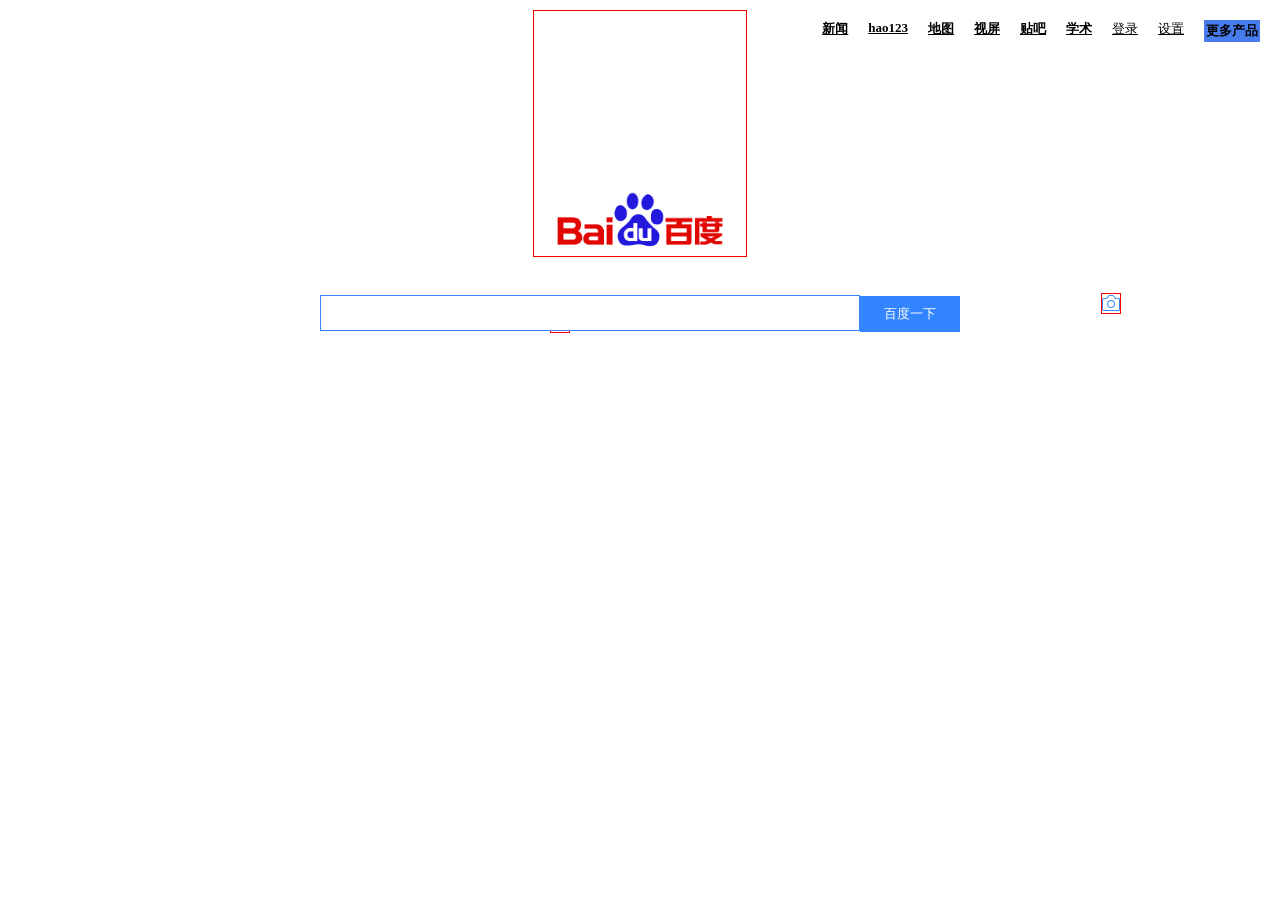
<file: baidu/index.html>
<html>
    <head>
        <meta charset="utf-8">
        <meta name="keywords" content="百度"> 
        <meta name="description" content="最大的搜索引擎"> 
        <title  >百度一下，你就知道</title>
        <link   rel="stylesheet"   href="css/index.css">
    </head>
    <body>
        
            <ul class="nav">
                <li ><a href=""> 新闻</a></li>
                <li > <a  href="">hao123</a></li>
                <li ><a  href=""> 地图</a></li>
                <li ><a  href=""> 视屏</a></li>
               
                <li ><a  href="">  贴吧</a></li>
                <li > <a  href=""> 学术</a></li>
                <li class="login"><a  href="">  登录</a></li>
                <li class="set"><a  href="">  设置</a></li>
                <li class="more" ><a  href=""> 更多产品</li> 
            </ul>
      

     <a href="#"  class="baidu-logo"  >
          <img src="images/bd_logo1.png" >
    </a> 
   <form >
       <input  type="text" class="shuru"><input value="百度一下" type="submit" class="tijiao"><div ><div></span>
   </form>

    </body>
</html>
</file>
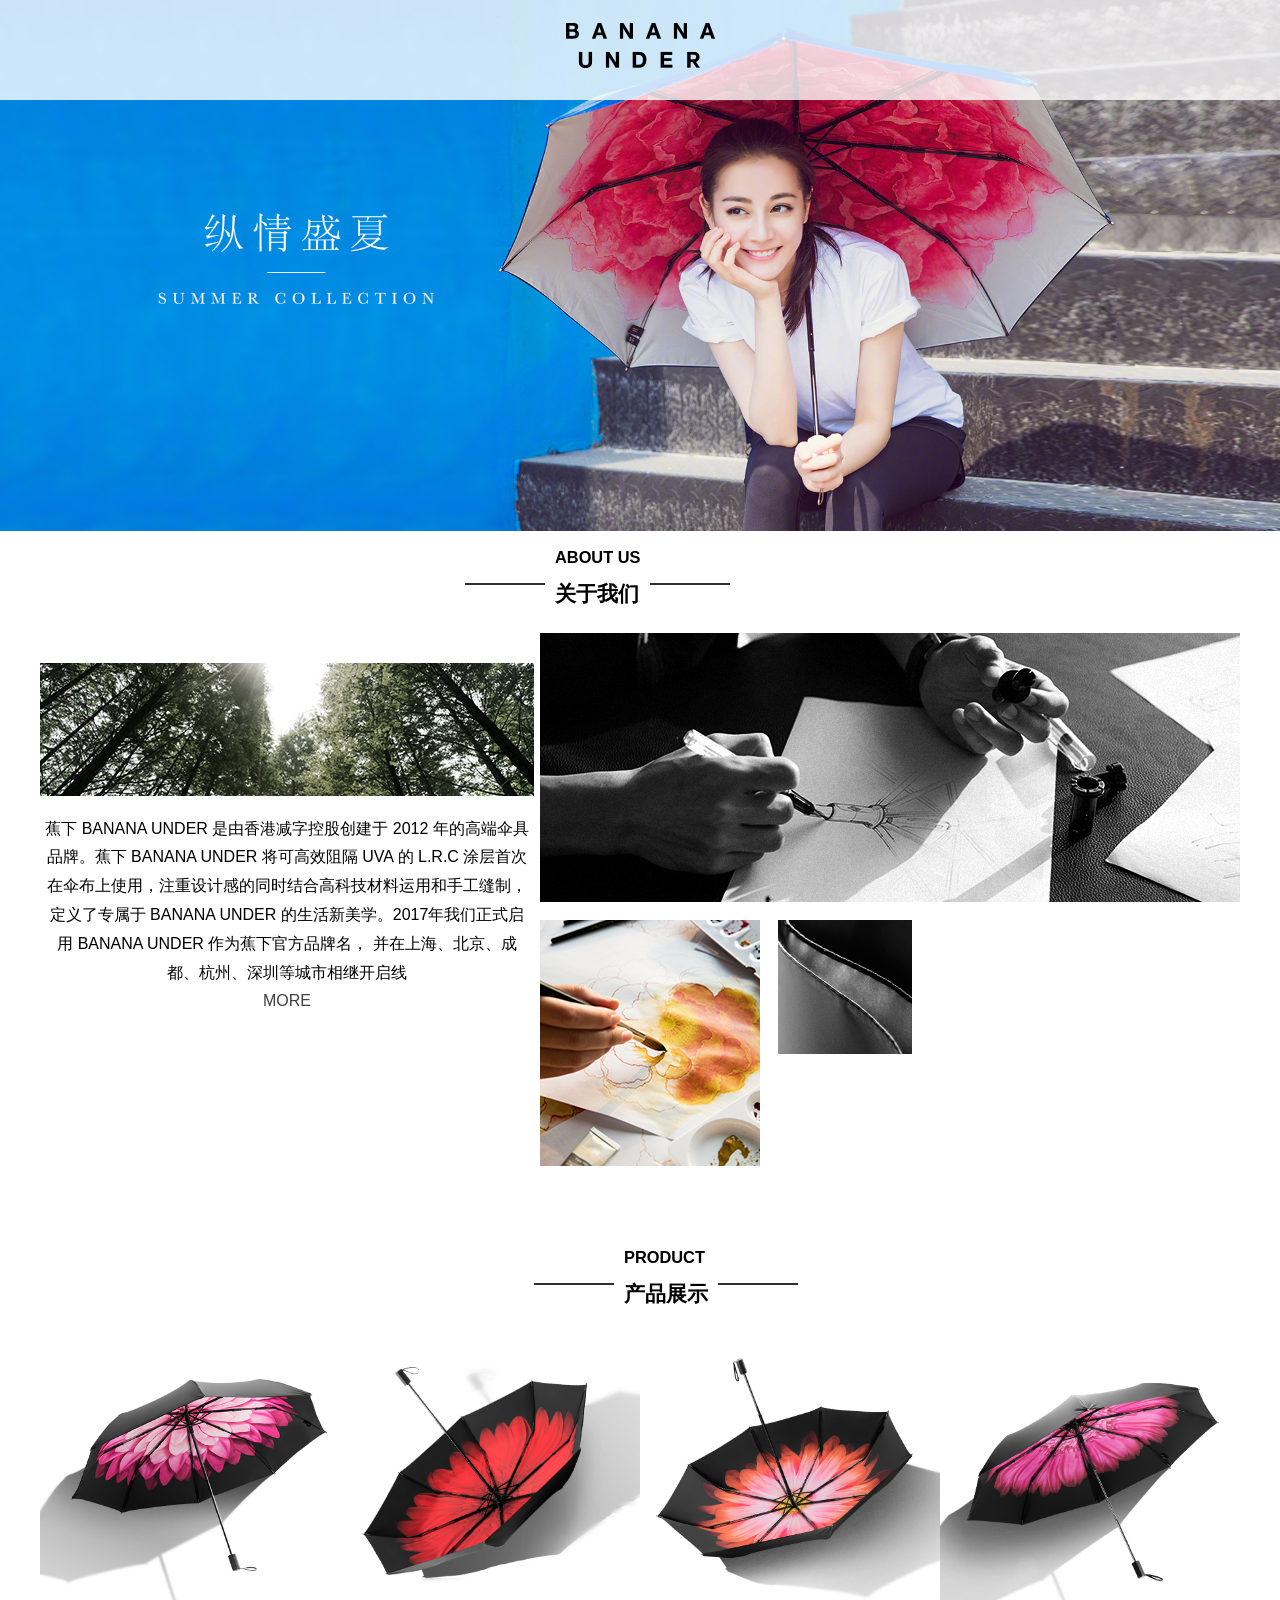
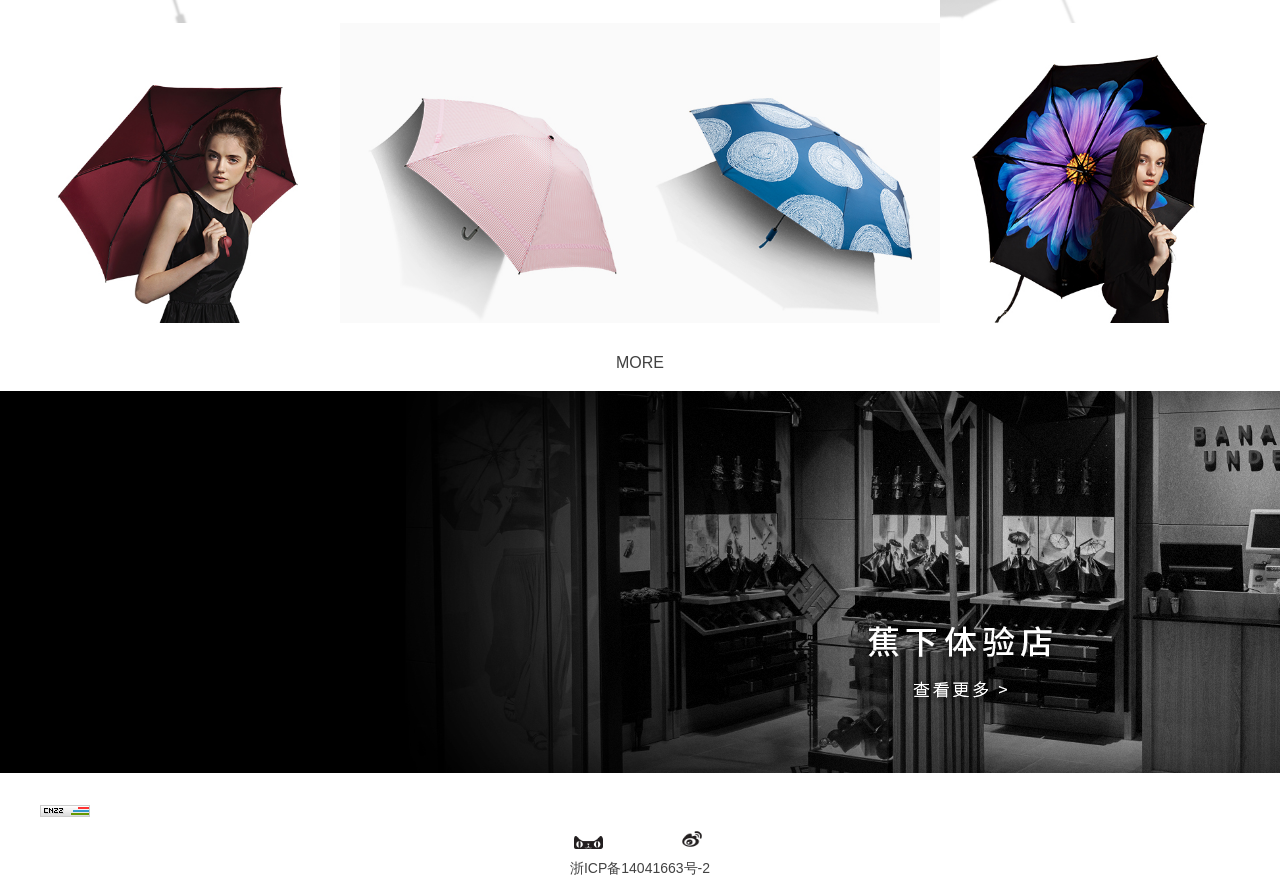
<file: www.bananaunder.com/index.html>
<!DOCTYPE HTML>
<head>
	<meta charset="utf-8">
	<meta name="keywords" content="雨伞，太阳伞" >
	<meta name="descripiton" content="雨伞，太阳伞，中国首家" >
	<title >蕉下-中国官方网站</title>
	<link   rel="stylesheet"   href="css/index.css">
	
</head>
<body>
     <!--header-->
	<header  >
			<div  class="container">
			<div class="header-menu">
				
			</div>
			<div class="header-logo">
			</div>
			</div>
		</header>
		<!--header END-->
	 <!--banner-->
	<div  class="banner ">
	    <a  alt="  ">  <img src="images/banner.jpg">
	         </a>
	</div>
	 <!--banner END-->
	

     <div class="aboutus container ">
		 	<div class="text-intr-title"> 
				 <div class="line-left"> </div>
				 <div class="text-item">
					 <h3>ABOUT US</h3>
					 <h2>关于我们</h2>
				 </div>
		  		<div class="line-right"> </div>
	        </div>
		    <div class="text-intr-img">  
			   <div class="text-intr-img-l"><a  ><img src="images/tree.jpg"></a></div>
			   <div class="text-intr-img-r" ><a  ><img src="images/tree1.png"></a></div>
			        <div class="text">
			        		<p> 蕉下 BANANA UNDER 是由香港减字控股创建于 
								2012 年的高端伞具品牌。蕉下 BANANA UNDER 将可高效阻隔 UVA 的 L.R.C 涂层首次在伞布上使用，注重设计感的同时结合高科技材料运用和手工缝制，定义了专属于 BANANA UNDER 的生活新美学。2017年我们正式启用 BANANA UNDER 作为蕉下官方品牌名，
								并在上海、北京、成都、杭州、深圳等城市相继开启线</p>
		                   <a href="#" ><span class="M-tips ">MORE</a></span>
			        <div>
		        </div>   
	        </div>
	  </div>

   
<div class="product  container ">
	 	<div class="text-intr-title"> 
			 <div class="line-left"> </div>
			 <div class="text-item">
				 <h3>PRODUCT</h3>
				 <h2>产品展示</h2>
			 </div>
	  		<div class="line-right"> </div>
        </div>

       <div class="pro-detail ">    
		<ul >
			<li class="item"> 
				<img src="images/1-1FQ11S05J47.jpg">
				<h3>black-蓝朵</h3>
				<div class="item-bg "><h3>black-蓝朵</h3></div>
			</li>
			<li class="item"> 
					<div><img src="images/1-1FQ11STL20.jpg"></div>
					<h3>black-蓝朵</h3>
			</li>
				<li class="item"> 
						<div><img src="images/1-1FQ11T9535W.jpg"></div>
						<h3>black-蓝朵</h3>
			</li>
		    <li class="item"> 
					<div><img src="images/1-1FQ11THb30.jpg"></div>
					<h3>black-蓝朵</h3>
			</li>
			<li class="item"> 
					<div><img src="images/1-1F4121A62D47.jpg"></div>
					<h3>black-蓝朵</h3>
				</li>
				<li class="item"> 
						<div><img src="images/1-1F4121A524D3.jpg"></div>
						<h3>black-蓝朵</h3>
				</li>
					<li class="item"> 
							<div><img src="images/1-1F4121AG5631.jpg"></div>
							<h3>black-蓝朵</h3>
				</li>
				<li class="item"> 
						<div><img src="images/1-1F412164953954.jpg"></div>
						<h3>black-蓝朵</h3>
				</li>
		</ul>
       <div class="more-btn"><a>MORE</a>
	   </div>

	  </div>
	  </div>
	</div>

	<footer>
		<a href=""><img src="images/black.jpg"></a>
		 <div class="container">
			<span class="zhanzhang"><a  href=""> <img src="images/pic.gif" ></a> </span>
			<p class="ico">
				<a   href=""><img src="images/1.png" width="100"></a> 
				<a  href=""><img src="images/3.png"  width="100"></a> 
			</p>
			<p><a href="">浙ICP备14041663号-2</a></p>
		</div>
	
	</footer>
</body>
</html>
</file>
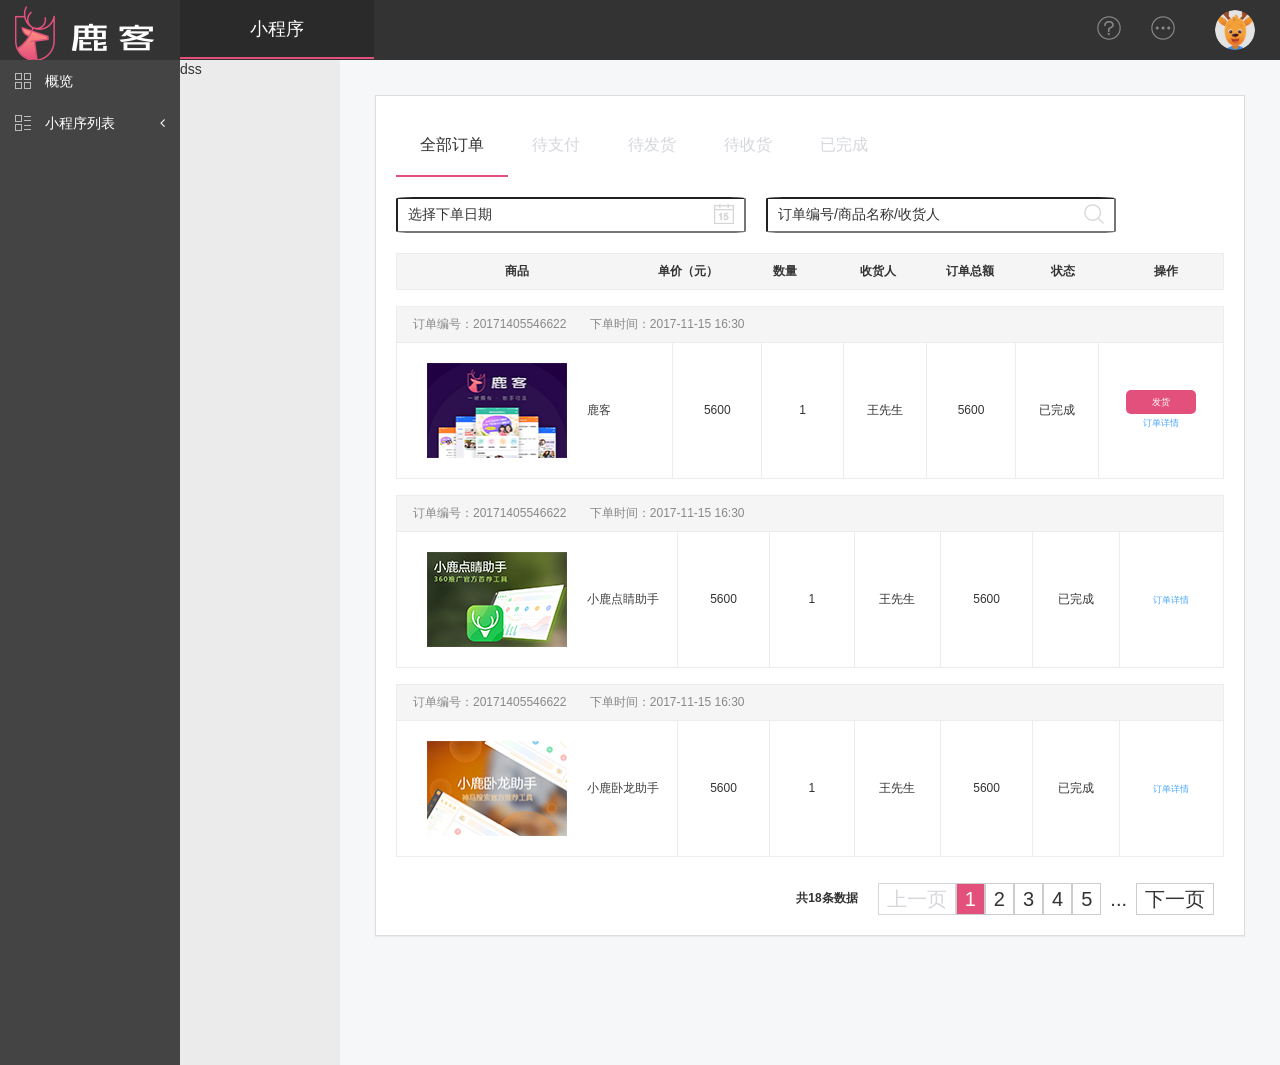
<file: look/产品管理 - 全部订单.html>
<!DOCTYPE html>
<html lang="en">
<head>
    <meta charset="UTF-8">
    <meta name="viewport" content="width=device-width, initial-scale=1.0">
    <meta http-equiv="X-UA-Compatible" content="ie=edge">
    <title>鹿客微信小程序</title>
    <link href="plugins/font-awesome/css/font-awesome.min.css" rel="stylesheet">
    <link href="plugins/bootstrap/css/bootstrap.min.css" rel="stylesheet">
    <link href="css/main.css?v=1.01.171218" rel="stylesheet">
  
</head>
<body>
    <div class="wrapper has-submenu">
        <header class="main-header"> 
            <!-- Logo --> 
            <div class="page-brand">
                <a class="logo" href="/">
                    <img src="images/logo.png" alt="鹿客">
                </a>
            </div>
            <!-- nav-->
            <div class="pull-left">
                <ul class=" nav-xl">
                    <li class="selected"><a href="#">小程序</a></li>
                </ul>
            </div>
            
            <div class="navbar-custom-menu pull-right">
                <ul class="nav navbar-nav">
                    <!-- Messages: style can be found in dropdown.less-->
                    <li class=""> 
                        <a href="#" class="">
                            <em class="icon24 icon24-header-help"></em>
                        </a>
                    </li>
                    <!-- Messages: style can be found in dropdown.less-->
                    <li class=""> 
                        <a href="#" class="">
                            <em class="icon24 icon24-header-message"></em>
                        </a>
                    </li>
                    <!-- User Account: style can be found in dropdown.less -->
                    <li class="dropdown dropdown-user">
                        <a href="#" class="dropdown-toggle" data-toggle="dropdown">
                            <img src="images/avator.png" class="user-image" alt="User Image">
                        </a>
                        <ul class="dropdown-menu dropdown-menu-right">
                            <li><a href="profile.html"><i class="ti-user"></i>Profile</a></li>
                            <li><a href="profile.html"><i class="ti-settings"></i>Settings</a></li>
                            <li><a href="javascript:;"><i class="ti-support"></i>Support</a></li>
                            <li class="divider"></li>
                            <li><a href="login.html"><i class="fa fa-power-off"></i>Logout</a></li>
                        </ul>
                    </li>
                </ul>
            </div>
        </header>



        <aside class="main-sidebar"> 
            <!-- sidebar: style can be found in sidebar.less -->
            <section class="sidebar">
                <ul class="nav side-menu ">
                    <li><a href="#"><i class="sidebar-item-icon sidebar-item-icon-dashboard"></i><span class="nav-label">概览</span></a></li>
                    <li>
                        <a href="javascript:;">
                            <i class="sidebar-item-icon sidebar-item-icon-list"></i>
                            <span class="nav-label">小程序列表</span>
                            <i class="fa fa-angle-left arrow"></i>
                        </a>
                        <ul class="nav nav-2-level collapse" aria-expanded="false">
                            <li><a href="#">Products board</a></li>
                            <li><a href="#">Products list</a></li>
                            <li><a href="#">Product edit</a></li>
                        </ul>
                    </li>

                </ul>
            </section>
        </aside>
        
        <aside class="sub-side">
            dss
        </aside>


        <div class="content-wrapper">
            <section class="page-content">
                <div class="panel panel-default">
                    <div class="panel-body">
                        <!-- 内容开始 -->
                        
                        <div class="table-orders">
                                <ul>
                                        <li  class="action">全部订单  </li>  
                                        <li  class="no-action">待支付  </li>
                                        <li class="no-action"> 待发货 </li>
                                        <li class="no-action"> 待收货  </li>
                                        <li class="no-action"> 已完成  </li>
                                </ul>
                                <div  class="search">
                                    <div> <input class="seach-d" type="text" value="选择下单日期"><img class="diary-ico"   src="images/diary.png"> </div>
                                    <div> <input type="text" value="订单编号/商品名称/收货人"><img class="search-ico" src="images/2.png"> </div>
                                </div>
                                <table  class="udo-t">     
                                   <thead>
                                      <tr>
                                         <th class="udo-prdname " style="text-align:center;">商品</th>
                                         <th class="udo-price  "  >单价（元）</th>
                                           <th  class="udo-count ">数量</th>
                                          <th  class="udo-user  ">收货人</th>
                                          <th class="udo-total  ">订单总额</th>
                                           <th class="udo-status  ">状态</th>
                                         <th  class="udo-operation  ">操作</th>
                                      </tr>
                                   </thead>
                                </table>
                                <table class="udo-des" >
                                     <thead>
                                           <tr><td  colspan="7"> 订单编号：<span>20171405546622</span>
                                             <span>下单时间：2017-11-15 16:30</span></td> </tr>                                    
                                      </thead>
                                     <tbody  >
                                        <tr>
                                            <td class="udo-prdname"><a href="#" ><div  ><img src="images/pro-luke.jpg" alt="鹿客"><span>鹿客</span></div></a></td>
                                            <td class="udo-price">5600</td>
                                            <td class="udo-count">1 </td>
                                            <td class="udo-user">王先生</td>
                                            <td class="udo-total">5600</td>
                                            <td class="udo-status">已完成</td>
                                            <td class="udo-operation"><p>发货<span></span></p><a href="#"><span>订单详情</span></a></td>
                                       </tr>
                                        </tbody>
                                 </table>
                                 <table class="udo-des" >
                                        <thead>
                                               <tr><td colspan="7"><span>订单编号：20171405546622</span>
                                                   <span>下单时间：2017-11-15 16:30</span></td> </tr>                                      
                                         </thead>
                                          <tbody  >
                                           <tr>
                                                <td class="udo-prdname" ><a href="#" ><div  ><img src="images/pro-dianjing.jpg" alt="小鹿点睛助手"><span>小鹿点睛助手</span></div></a></td>
                                                <td class="udo-price">5600</td>
                                                <td class="udo-count">1</td>
                                                <td class="udo-user">王先生</td>
                                                <td class="udo-total">5600</td>
                                                <td class="udo-status">已完成</td>
                                                <td class="udo-operation"><a href="#">订单详情</a></td>
                                           </tr>
                                           </tbody>
                                    </table>
                        
                        
                    
                                        <table class="udo-des" >
                                               <thead>
                                                      <tr><td colspan="7">订单编号：<span>20171405546622</span>
                                                          <span>下单时间：2017-11-15 16:30</span></td> </tr>                                      
                                                </thead>
                                                 <tbody  >
                                                    <tr>
                                                        <td class="udo-prdname"><a href="#" ><div  ><img src="images/pro-wolong.jpg" alt="小鹿卧龙助手"><span>小鹿卧龙助手</span></div></a></td>
                                                        <td class="udo-price">5600</td>
                                                        <td class="udo-count">1</td>
                                                        <td class="udo-user">王先生</td>
                                                        <td class="udo-total">5600</td>
                                                        <td class="udo-status">已完成</td>
                                                        <td class="udo-operation"><a href="#">订单详情</a></td>
                                                   </tr>
                                                  </tbody>
                                           </table>

                                           <div class="page-num">
                                               <div class="page-total "><span>共18条数据</span></div>
                                               <ul>
                                                   <li class="page-previous">上一页 </li>
                                                   <li class="page-item active">1</li>
                                                   <li class="page-item">2 </li>
                                                   <li class="page-item">3 </li>
                                                   <li class="page-item">4</li>
                                                   <li class="page-item">5 </li>
                                                   <li class="page-more">... </li>
                                                   <li class="page-next">下一页</li>
                                            </ul>
                                           </div>















                        
                        <!-- 内容结束 -->
                    </div>
                </div>

            </section>
        </div>



    </div>





<script src="plugins/jquery/jquery-1.12.4.min.js"></script>
<script src="plugins/bootstrap/js/bootstrap.min.js"></script>
<script src="plugins/bootstrap/js/bootstrap-hover-dropdown.min.js"></script>
<script src="plugins/layer/layer.js"></script>
<script src="js/core.js"></script>



</body>
</html>
</file>
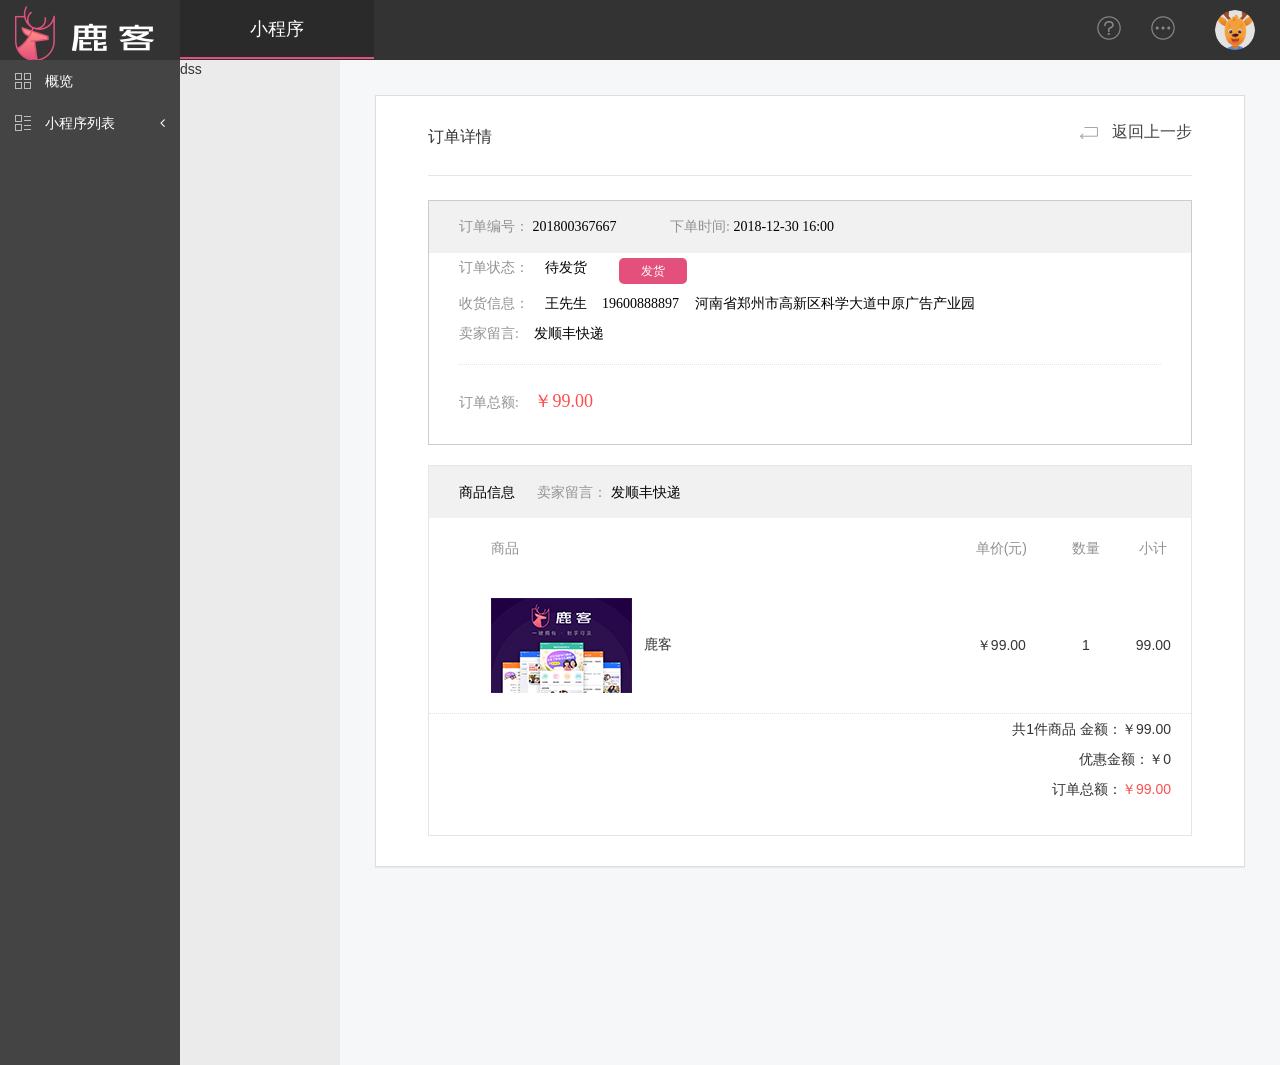
<file: look/产品管理 - 订单详情.html>
<!DOCTYPE html>
<html lang="en">
<head>
    <meta charset="UTF-8">
    <meta name="viewport" content="width=device-width, initial-scale=1.0">
    <meta http-equiv="X-UA-Compatible" content="ie=edge">
    <title>鹿客微信小程序</title>
    <link href="plugins/font-awesome/css/font-awesome.min.css" rel="stylesheet">
    <link href="plugins/bootstrap/css/bootstrap.min.css" rel="stylesheet">
    <link href="css/main.css?v=1.01.171218" rel="stylesheet">
</head>
<body>
    <div class="wrapper has-submenu">
        <header class="main-header"> 
            <!-- Logo --> 
            <div class="page-brand">
                <a class="logo" href="/">
                    <img src="images/logo.png" alt="鹿客">
                </a>
            </div>
            <!-- nav-->
            <div class="pull-left">
                <ul class=" nav-xl">
                    <li class="selected"><a href="#">小程序</a></li>
                </ul>
            </div>
            
            <div class="navbar-custom-menu pull-right">
                <ul class="nav navbar-nav">
                    <!-- Messages: style can be found in dropdown.less-->
                    <li class=""> 
                        <a href="#" class="">
                            <em class="icon24 icon24-header-help"></em>
                        </a>
                    </li>
                    <!-- Messages: style can be found in dropdown.less-->
                    <li class=""> 
                        <a href="#" class="">
                            <em class="icon24 icon24-header-message"></em>
                        </a>
                    </li>
                    <!-- User Account: style can be found in dropdown.less -->
                    <li class="dropdown dropdown-user">
                        <a href="#" class="dropdown-toggle" data-toggle="dropdown">
                            <img src="images/avator.png" class="user-image" alt="User Image">
                        </a>
                        <ul class="dropdown-menu dropdown-menu-right">
                            <li><a href="profile.html"><i class="ti-user"></i>Profile</a></li>
                            <li><a href="profile.html"><i class="ti-settings"></i>Settings</a></li>
                            <li><a href="javascript:;"><i class="ti-support"></i>Support</a></li>
                            <li class="divider"></li>
                            <li><a href="login.html"><i class="fa fa-power-off"></i>Logout</a></li>
                        </ul>
                    </li>
                </ul>
            </div>
        </header>



        <aside class="main-sidebar"> 
            <!-- sidebar: style can be found in sidebar.less -->
            <section class="sidebar">
                <ul class="nav side-menu ">
                    <li><a href="#"><i class="sidebar-item-icon sidebar-item-icon-dashboard"></i><span class="nav-label">概览</span></a></li>
                    <li>
                        <a href="javascript:;">
                            <i class="sidebar-item-icon sidebar-item-icon-list"></i>
                            <span class="nav-label">小程序列表</span>
                            <i class="fa fa-angle-left arrow"></i>
                        </a>
                        <ul class="nav nav-2-level collapse" aria-expanded="false">
                            <li><a href="#">Products board</a></li>
                            <li><a href="#">Products list</a></li>
                            <li><a href="#">Product edit</a></li>
                        </ul>
                    </li>

                </ul>
            </section>
        </aside>
        
        <aside class="sub-side">
            dss
        </aside>


        <div class="content-wrapper">
            <section class="page-content">
                <div class="panel panel-default">
                    <div class="panel-body">
                        <!-- 内容开始 -->
                        <div class="order-box">
                            <div class="order-title">
                                <span>订单详情</span>
                                <div class="back">
                                   <a href="#">
                                     <img src="images/back.png" >
                                     <span>返回上一步 
                                     </span>
                                 </a>
                                </div>
                            </div>
  
                          <dl class="order-detail">
                            <dt> <span class="font-gray">订单编号：</span>
                                <span class="font-black">201800367667</span>
                                <span class="space font-gray">下单时间:</span>
                                <span  class="font-black"> 2018-12-30 16:00</span>
                            </dt>
                            <dd> 
                                <div class="order-status"><span class="font-gray">订单状态：</span>
                                <span class="font-black">待发货</span></div>
                                <div class="btn-sent"> 发货</div>
                            </dd> 
                            <dd>     
                                 <span class="font-gray">收货信息：</span>
                                 <span class="font-black">王先生</span>
                                 <span class="font-black">19600888897</span>
                                 <span class="font-black">河南省郑州市高新区科学大道中原广告产业园</span>
                            </dd> 
                            <dd>          
                                 <span class="font-gray">卖家留言:</span>
                                 <span class="font-black">发顺丰快递</span>
                             
                            </dd> 
                            <dd > 
                                 <div class="order-total" >
                                 <span class="font-gray">订单总额:</span>
                                 <span class="font-orange">￥99.00</span></div>
                             
                            </dd>  
                        </dl>
                        <table class="goods-detail">
                                <thead><tr><td colspan="4"> 
                                   <span class="font-black">商品信息
                                   <span class="space font-gray">卖家留言：</span> <span  class="font-balck">发顺丰快递</span>
                                </td></tr>
                                </thead>
                                <tbody>
                                    <tr>
                                        <td class="goods-name font-gray">商品 </td>
                                        <td class="goods-price font-gray">单价(元) </td> 
                                        <td class="goods-count font-gray">数量 </td>
                                        <td class="goods-total font-gray">小计 </td>
                                    </tr>
                                    <tr>
                                            <td class="goods-name"><div><img src="images/pro-luke.jpg"> &nbsp;&nbsp;<span>鹿客</span></div></td>
                                            <td class="goods-price">￥99.00 </td> 
                                            <td class="goods-count">1 </td>
                                            <td class="goods-total">99.00 </td>
                                    </tr>
                                    <!-- <tr>
                                            <td class="goods-name"><div><img src="images/pro-luke.jpg"> &nbsp;&nbsp;<span>鹿客</span></div></td>
                                            <td class="goods-price">￥99.00 </td> 
                                            <td class="goods-count">1 </td>
                                            <td class="goods-total">99.00 </td>
                                    </tr> -->
                                 </tbody>
                                <tfoot>
                                    <tr> <td colspan="4"> 
                                        <div  >
                                            <p >共1件商品  金额：￥99.00</p>
                                            <p >优惠金额：￥0</p>
                                            <p >订单总额：<span >￥99.00</span></p>
                                        </div>
                                    </td></tr>
                                </tfoot>
     
                            </table>
                            
                        </div>















                        
                        <!-- 内容结束 -->
                    </div>
                </div>

            </section>
        </div>



    </div>





<script src="plugins/jquery/jquery-1.12.4.min.js"></script>
<script src="plugins/bootstrap/js/bootstrap.min.js"></script>
<script src="plugins/bootstrap/js/bootstrap-hover-dropdown.min.js"></script>
<script src="plugins/layer/layer.js"></script>
<script src="js/core.js"></script>



</body>
</html>
</file>
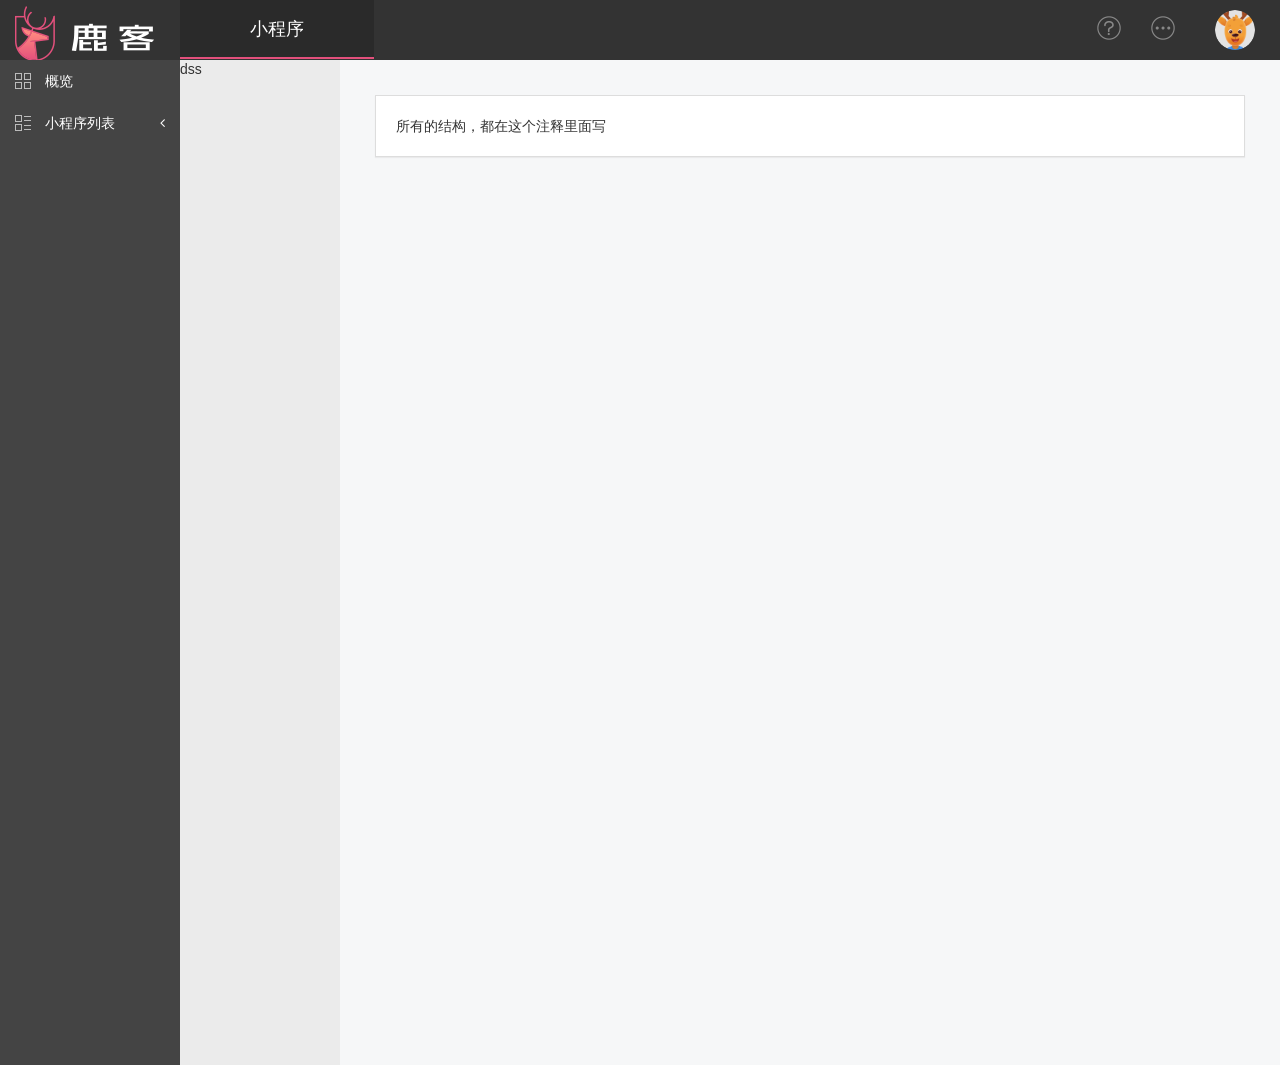
<file: look/产品管理.html>
<!DOCTYPE html>
<html lang="en">
<head>
    <meta charset="UTF-8">
    <meta name="viewport" content="width=device-width, initial-scale=1.0">
    <meta http-equiv="X-UA-Compatible" content="ie=edge">
    <title>鹿客微信小程序</title>
    <link href="plugins/font-awesome/css/font-awesome.min.css" rel="stylesheet">
    <link href="plugins/bootstrap/css/bootstrap.min.css" rel="stylesheet">
    <link href="css/main.css?v=1.01.171218" rel="stylesheet">
</head>
<body>
    <div class="wrapper has-submenu">
        <header class="main-header"> 
            <!-- Logo --> 
            <div class="page-brand">
                <a class="logo" href="/">
                    <img src="images/logo.png" alt="鹿客">
                </a>
            </div>
            <!-- nav-->
            <div class="pull-left">
                <ul class=" nav-xl">
                    <li class="selected"><a href="#">小程序</a></li>
                </ul>
            </div>
            
            <div class="navbar-custom-menu pull-right">
                <ul class="nav navbar-nav">
                    <!-- Messages: style can be found in dropdown.less-->
                    <li class=""> 
                        <a href="#" class="">
                            <em class="icon24 icon24-header-help"></em>
                        </a>
                    </li>
                    <!-- Messages: style can be found in dropdown.less-->
                    <li class=""> 
                        <a href="#" class="">
                            <em class="icon24 icon24-header-message"></em>
                        </a>
                    </li>
                    <!-- User Account: style can be found in dropdown.less -->
                    <li class="dropdown dropdown-user">
                        <a href="#" class="dropdown-toggle" data-toggle="dropdown">
                            <img src="images/avator.png" class="user-image" alt="User Image">
                        </a>
                        <ul class="dropdown-menu dropdown-menu-right">
                            <li><a href="profile.html"><i class="ti-user"></i>Profile</a></li>
                            <li><a href="profile.html"><i class="ti-settings"></i>Settings</a></li>
                            <li><a href="javascript:;"><i class="ti-support"></i>Support</a></li>
                            <li class="divider"></li>
                            <li><a href="login.html"><i class="fa fa-power-off"></i>Logout</a></li>
                        </ul>
                    </li>
                </ul>
            </div>
        </header>



        <aside class="main-sidebar"> 
            <!-- sidebar: style can be found in sidebar.less -->
            <section class="sidebar">
                <ul class="nav side-menu ">
                    <li><a href="#"><i class="sidebar-item-icon sidebar-item-icon-dashboard"></i><span class="nav-label">概览</span></a></li>
                    <li>
                        <a href="javascript:;">
                            <i class="sidebar-item-icon sidebar-item-icon-list"></i>
                            <span class="nav-label">小程序列表</span>
                            <i class="fa fa-angle-left arrow"></i>
                        </a>
                        <ul class="nav nav-2-level collapse" aria-expanded="false">
                            <li><a href="#">Products board</a></li>
                            <li><a href="#">Products list</a></li>
                            <li><a href="#">Product edit</a></li>
                        </ul>
                    </li>

                </ul>
            </section>
        </aside>
        
        <aside class="sub-side">
            dss
        </aside>


        <div class="content-wrapper">
            <section class="page-content">
                <div class="panel panel-default">
                    <div class="panel-body">
                        <!-- 内容开始 -->
                        所有的结构，都在这个注释里面写 















                        
                        <!-- 内容结束 -->
                    </div>
                </div>

            </section>
        </div>



    </div>





<script src="plugins/jquery/jquery-1.12.4.min.js"></script>
<script src="plugins/bootstrap/js/bootstrap.min.js"></script>
<script src="plugins/bootstrap/js/bootstrap-hover-dropdown.min.js"></script>
<script src="plugins/layer/layer.js"></script>
<script src="js/core.js"></script>



</body>
</html>
</file>
<file: baidu/css/index.css>
body,nav,div,p,span,a,li,ul,img{
    padding:0px;
    margin:0px;  
}
ul,ol,li{   
    list-style:none;    
}
.nav{
    display: block;
    float:right;  
    margin-top:10px;

}

.nav  li{
    float:left;
    margin-right:20px;
    font-weight: bold;
    font-size:13px;
}

.nav li a{
    
    color:#000;
   
    text-decoration:underline;
}
.nav  li a:hover{
  
    color:rgb(13, 0, 197);
  
    text-decoration:underline;
}
.nav  .set{
    font-weight:normal;
} 
.nav   .login{
    font-weight:normal;
}
.nav  .more{
    
    padding:2px ;
    color:#fff;
    background-color:rgba(26, 92, 236, 0.8);
}
.nav  .more a{
    text-decoration:none;
}

.nav:after{
    clear:both;
    content:" ";
    display:block;
   }


.baidu-logo{
  display: block;
  position: relative;
  border:1px solid red;
  width:212px;
  display: block;
  margin:0 auto;
  margin-top:10px;
  padding-top:144px;
   
}
.baidu-logo{
    
  

}
.baidu-logo img{
 
    border:0;
    width:212px;
}
form{
    margin:0 auto;
  text-align: center;
    height:36px;
    margin-top:38px;
}
form .shuru{
    width:540px;
    height:36px;
    border:1px solid #3385FF;
    padding:8px;
}
form .tijiao{
    border:none;
    width:100px;
    height:36px;
    margin-left:0px;
    background-color:#3385FF;
    color:#fff; 
}
form div{
    width:18px;
    height:19px;
    border:1px solid red;
 
    background-image:url( ../images/camera_new_5606e8f.png) ;
    background-position: 0px -19px;
    margin-top:-20px;
    margin-left:550px;
    z-index: 2;

}
</file>
<file: www.bananaunder.com/css/index.css>
body,div,form,ul,ol,p,a,span ,img{
	padding:0;
	margin:0px;
}

body, button, input, select, textarea{
font: 12px/1 Tahoma, Helvetica, Arial, "微软雅黑", sans-serif;
font-size: 12px;


}

body {
    background: #f2f2f2;
    font-size: 14px;
    background-color:#fff;
}
span{
	display: block;
}
a {
    outline: none;
    text-decoration: none;
     color:#424242;
}

ol,ul,li{
  list-style: none;
  
}

.clearfix{
  clear:both;

}
.container{
	position:relative;
	margin:0 auto;
	 width:1200px; 
	 /* ??？可以设置百分比，让内容居中吗 */ 
    }




header{
	position: fixed !important;
	width:100%;
	height:100px;
	background-color:rgba(255,255,255,0.8);

	z-index: 1001;
}

.header-menu{
	position: relative;
	left:30px;
	top:20px;
	width:30px;
	height:30px;
	
}
.header-logo{
	position: relative;
	margin:0 auto;
	top:-20px;
	width:260px;
	height:70px;
	background-image: url(../images/header-logo.png);
}
/*header end*/
.banner{
	position: relative;
	margin:0 auto;	
}
.banner img{
width: 100%;
height: auto !important;
	
}

.aboutus{
    margin:0 auto;
    
	
}
.aboutus:after{
	clear:both;
	content:"";
	display: block;
	
	}
.text-intr-title{
  margin:0 auto;
  width:350px;
  height:90px;
  
}
.text-intr-title .line-left{
	float:left;
	
	margin-top:50px;
	top:40px;
    width:80px;
    height: 2px;
    background-color: #2f2d2d;
  
}
 .text-intr-title .line-right{
	float:left;
	margin-top:50px;
 	width:80px;
 	height: 2px;
 	background-color: #2f2d2d;
 	
}
.text-intr-title .text-item{
	float:left;
	margin-right:10px;
	margin-left:10px;
	

}

.aboutus .text-intr-img{
	width:1200px;
	height:600px;
	margin-top: 10px

}
 .text-intr-img .text-intr-img-l{
    float:left;
    width:494px;
    height:150px;
    margin-top:30px;
}
.text-intr-img .text-intr-img-r{
   float:right;
   width:700px;
    height: 590px;
}
.text-intr-img .text{
	margin:2px;
	float:left;
	width:490px;
    height:500px;
    text-align: center;
    font-size: 16px; 
    line-height: 28.8px;

}

.M-tips :hover{
  color:#fff;
}
.product {
position: relative;

}

.product ul {
	width:1200px;
	overflow:hidden;
	margin-bottom: 20px;
	}
.product .pro-detail .item{
	width:300px;
	height:300px;
	float:left;
	overflow:hidden;
	
}
.product .pro-detail .item img{
	width:300px;
	height:300px;
	float:left;

}
.product .pro-detail .item:hover{
	width:300px;
	height:300px;
	float:left;

}
.product .pro-detail .item img:hover{
	-webkit-transform: scale(1.2);
	-webkit-transition: 1s;
	-moz-transform: scale(1.2);
	-moz-transition: 0.3s;
	/* transition: all 0.3s ease-out 0s; 原来网站代码 */
  }
  .product .pro-detail .item img:hover h3{
	line-height: 300px;
	font-size:24px;
	color:red;
	margin:0 auto;
  }
  /* .product .pro-detail .item-bg{
	  position: absolute;
	  
	display:none; 
	width:300px;
	height:300px;
	background-color:rgba(5,5,5,0.5);
	float:left;
	overflow:hidden;
	z-index: 11;	
} */
/* .product .pro-detail .item-bg h3{
 vertical-align: center; ??无效属性
line-height: 300px;
font-size:24px;
color:red;
margin:0 auto;
	
} */

.product .more-btn{
	margin:0 auto;
	padding:12px 36px;

    width:100px; 
	text-align: center;
	font-size:16px;
   
}

.product .more-btn:hover{
 color:#fff;

}
footer{
	width:100%;

	margin-top:8px;
}
foot >img{
	width:100%;
	height:auto;
}
footer .container{
	text-align: center;
	position: relative;
	margin-top:30px;
}
footer .container  p{
text-align: center;
}
footer .container  .zhanzhang{
text-align: left;


}


footer .container p a:hover{
 color:#fff;
}
</file>
<file: look/css/main.css>
/*
 * @Author: ylq 
 * @Date: 2017-12-18 15:39:17 
 * @Desc: 鹿客主内容 
 */

@charset "utf-8";
/*=====================================
  body-ylq
  =====================================*/

html{height:auto;min-height: 100%;}
body{font-family:Microsoft YaHei,"\5FAE\8F6F\96C5\9ED1",simsun,Helvetica,'hiragino sans gb';font-size:14px;color:#333;overflow-x: hidden;overflow-y:auto;background:#f6f7f8;}
a,
a:hover{text-decoration:none; color:#424242;}

/*=====================================
  layout-ylq
  =====================================*/
.wrapper {width: 100%;min-height: 100%;position: relative;overflow: hidden;}
.wrapper:before, .wrapper:after {content: " ";display: table}
.wrapper:after {clear: both}
.main-header {position: relative;height:60px;z-index: 1030;background:#333;}
.main-sidebar {width:180px;min-height: 100%;position: absolute;top: 0px;padding-top:60px;z-index: 1001;transition: all 0.2s ease-in-out;    background-color:#444;}
.content-wrapper {position: relative;margin-left:180px;min-height:1000px;padding:0px 35px 60px;transition: margin 0.2s ease-in-out;background:#f6f7f8}
.breadcrumb{padding:0 15px 8px 0;}
/*=====================================
  header-ylq
  =====================================*/
.page-brand{width:180px;height:60px;float: left;padding: 6px 0 15px 15px;color: #fff;-webkit-transition: all .2s ease-in-out;-o-transition: all .2s ease-in-out;transition: all .2s ease-in-out;overflow: hidden;}
.nav-xl,
.nav-xl li{list-style:none;margin:0;padding:0;}
.nav-xl li{float:left;line-height:60px;font-size:18px;color:#fff;}
.nav-xl li a{color:#a5a5a5;padding:0 70px;float:left;line-height:58px;height:59px;background:#333;font-size:18px;}
.nav-xl li.selected a{border-bottom:2px solid #e3507c;background:#2a2a2a;color:#FFF;}
.dropdown-user a.dropdown-toggle img {width:40px;-webkit-border-radius: 50%;border-radius:50%;margin:-5px 10px -5px;}

.icon24{width:24px;height:24px;display:inline-block;font-size:0;line-height:0;overflow:hidden;background:url(../images/icon-24.png) no-repeat;}
.icon24.icon24-header-help{margin:1px 0 0;background-position:0 0;}
.icon24.icon24-header-message{margin:1px 0 0;background-position:-25px 0;}


/*=====================================
sidebar-ylq
=====================================*/
.sidebar{width:180px;float:left;}
.side-menu .heading {padding: 12px 15px;display: block;font-size: 13px}
.side-menu li {outline: 0}
.side-menu li a{color:#fff;}
.side-menu.nav>li a:focus, 
.side-menu.nav>li a:hover{background:#2f2f2f}
.side-menu li .sidebar-item-icon {display: block!important;float:left;margin:2px 14px 0 0;width:16px;height:16px;overflow:hidden;line-height:0;font-size:0;display:inline-block;background:url(../images/icon-20.png) no-repeat;-webkit-transition: all .15s linear;-o-transition: all .15s linear;transition: all .15s linear}
.side-menu li .sidebar-item-icon-dashboard{background-position:0 0;}
.side-menu li .sidebar-item-icon-list{background-position:-40px 0;}
.side-menu li .nav-label {display: block;-webkit-transition: color .15s ease-in-out;-o-transition: color .15s ease-in-out;transition: color .15s ease-in-out}
.side-menu li .arrow {line-height: 18px;-webkit-transition: all .15s ease-in;-o-transition: all .15s ease-in;transition: all .15s ease-in;position: absolute;top: 50%;right: 15px;margin-top: -9px;opacity: 1}
.side-menu li.active>a>.arrow {-webkit-transform: rotate(-90deg);-ms-transform: rotate(-90deg);transform: rotate(-90deg)}
.side-menu li a.active {color:#fff}
.side-menu li a.active .sidebar-item-icon-dashboard{background-position:-20px 0;}
.side-menu>li a {padding: 11px 15px;white-space: nowrap;overflow: hidden;text-overflow: ellipsis;}
.side-menu .nav-2-level>li>a {padding: 10px 10px 10px 45px}
.side-menu .nav-3-level>li>a {padding: 10px 10px 10px 55px}
.side-menu>li.active {background-color: #444}
.side-menu>li.active>a,
.side-menu>li.active>a:focus,
.side-menu>li.active>a:hover {color:#fff;background-color: #2f2f2f;}
.side-menu>li.active>a .sidebar-item-icon-list,
.side-menu>li.active>a:focus .sidebar-item-icon-list,
.side-menu>li.active>a:hover .sidebar-item-icon-list{background-position:-60px 0;}

.side-menu li li>a.active,
.side-menu li li>a.active:focus,
.side-menu li li>a.active:hover{color:#333;background:#ebebeb;border-left:1px solid #e3507c;margin:0 -2px 0 2px;}

/*=====================================
  submenu-ylq
  =====================================*/
.sub-side{display:none;width:160px;height:100%;min-height: 100%;position: absolute;top: 0px;left:180px;margin-top:59px;z-index: 1001;transition: all 0.2s ease-in-out;overflow: hidden;float:right;background:#ebebeb;}
.has-submenu{padding:0;}
.has-submenu .main-sidebar{width:340px;}
.has-submenu .content-wrapper{margin-left:340px;}
.has-submenu .sub-side{display:block;}
.sub-side h3{height:40px;line-height:40px;font-size:12px;border:1px solid #e3e3e3;border-width:1px 0;margin:0 10px;padding:0 10px;}
.sub-side h3::before{width:16px;height:16px;content:'';margin:0 8px 0 0;display:inline-block;vertical-align:middle;background:url(../images/icon-20.png) no-repeat;}
.sub-side h3.sub-menu-m::before{background-position:-80px 0}
.sub-side h3.sub-menu-data::before{background-position:-100px 0}
.sub-side h3.sub-menu-set::before{background-position:-120px 0}
.sub-menu-ul,
.sub-menu-ul li{list-style:none;padding:0;margin:0;}
.sub-menu-ul li{line-height:40px;height:40px;overflow:hidden;font-size:12px;}
.sub-menu-ul li a{padding:0 0 0 55px;display:block;color:#333;}
.sub-menu-ul li a.active{background:#bebebf;color:#000;}
.content-wrapper .panel {border-radius: 0;}

/*=====================================
no-sidebar-ylq
=====================================*/
.no-side{padding:0;}

/*=====================================
content-ylq
=====================================*/
.page-content{padding-top: 30px;margin-top: 5px;}
.mini-image{float:left;margin:25px 40px;}
.mini-mainbox{padding:56px 15px;}
.mini-mainbox .form-control {border-radius: 3px;}
.phone-wrap{display:block;width:284px;max-width:100%;height:542px;margin:0 auto;padding:30px 7px 36px;background:url(../images/img-phone.png) no-repeat;}
.mini-mainbox .form-control:focus {box-shadow: none;border-color: #888;}
.phone-inner,
.app-wrap{width:270px;height:476px;overflow:hidden;position:relative;}
.app-wrap-hd{width:100%;height:40px;overflow:hidden;background:#38bca4;}
.app-wrap-hd em{font-style:normal;position:absolute;width:100%;z-index:2;text-align:center;left:0;right:0;top:0;}
.app-wrap-hd .pull-left{margin:0 0 0 5px;}
.app-wrap-hd .pull-right{margin:0 5px 0 0;}
.app-phone-hd1{height:20px;overflow:hidden;text-align:center;position:relative;font-size:12px;}
.app-phone-hd1 em{font-size:12px;}
.app-phone-hd2{position:relative;}
.app-wrap-ft{width:100%;height:32px;background:#38bca4 url(../images/bg-iphone-ft.png) no-repeat;position:absolute;z-index:0;width:100%;overflow:hidden;bottom:0;left:0;right:0;}
.app-wrap .img-rounded {border-radius: 0;}

/*=====================================
radio+checkbox  -   ylq
=====================================*/
.radio-item,
.checkbox-item{display:inline-block;margin:0 5px 5px 0;}
/**
 * 第一种默认样式  3e97eb
 */
/*默认隐藏input*/
.xz-radio,
.xz-checkbox{display:none;position: absolute;}
/*设置label样式*/
.xz-radio + span.iptlab,
.xz-checkbox + span.iptlab {position: relative;display: block;height:20px;line-height:20px;padding-left: 30px;cursor: pointer;vertical-align: middle;}

/*设置label的before样式*/
.xz-radio + span.iptlab:before, 
.xz-checkbox + span.iptlab:before {position: absolute;top: 0;left: 0;display: inline-block;width: 20px;height: 20px;content: '';border: 1px solid #c0c0c0;}
.xz-radio + span.iptlab:before {border-radius: 50%;}
.xz-checkbox + span.iptlab:before {border-radius: 3px;}
/*设置label的after样式 默认隐藏*/
.xz-radio + span.iptlab:after, 
.xz-checkbox + span.iptlab:after {position: absolute;display: none;content: '';}
.xz-radio + span.iptlab:after {top: 5px;left: 5px;width: 10px;height: 10px;border-radius: 50%;background: #3e97eb;}
.xz-checkbox + span.iptlab:after {top: 2px;left: 7px;box-sizing:border-box;width: 6px;height: 12px;transform: rotate(45deg);border-width: 2px;border-style: solid;border-color: #fff;border-top: 0;border-left: 0;}

/*设置input选中后label的after样式*/
.xz-radio:checked + span.iptlab:after, 
.xz-checkbox:checked + span.iptlab:after {display: block;}
.xz-radio:checked + span.iptlab:before {border: 1px solid #3e97eb;}
.xz-checkbox:checked + span.iptlab:before {border: #3e97eb;background: #3e97eb;}

/*disbaled*/
.xz-radio[disabled], 
.xz-checkbox[disabled] {cursor:not-allowed;}

.xz-radio[disabled] + span.iptlab, 
.xz-checkbox[disabled] + span.iptlab {cursor: not-allowed;color: #b7b7b7;}

.xz-radio:checked[disabled] + span.iptlab:before {border: 1px solid #c9e2f9;}
.xz-radio:checked[disabled] + span.iptlab:after {background: #c9e2f9;}

.xz-checkbox:checked[disabled] + span.iptlab:before {border: #c9e2f9;background: #c9e2f9;}

.xz-radio[disabled] + span.iptlab:hover, 
.xz-radio[disabled] + span.iptlab:before, 
.xz-radio[disabled] + span.iptlab:after, 
.xz-checkbox[disabled] + span.iptlab:hover, 
.xz-checkbox[disabled] + span.iptlab:before, 
.xz-checkbox[disabled] + span.iptlab:after {cursor: not-allowed;}


/**
 * 第二种默认样式  #ffc21d
 */
.radio-item-yellow .xz-radio + span.iptlab:after,
.checkbox-item-yellow .xz-checkbox:checked + span.iptlab:before {background:#e3507c}
.radio-item-yellow .xz-radio:checked + span.iptlab:before ,
.checkbox-item-yellow .xz-checkbox:checked + span.iptlab:before {border-color:#e3507c;}

/**
 * 第一种Toggle
 */
/*默认隐藏input*/
.xz-tgl{display:none;position: absolute;}
/*设置label样式*/
.xz-tgl + span.iptlab{outline:0;display: inline-block;vertical-align:middle;height:20px;position:relative;cursor: pointer;transition: all .4s ease;padding:0 5px 0 45px;}
/*设置label的before样式*/
.xz-tgl + span.iptlab:before{position:absolute;top: 0;left: 0;display: inline-block;width:40px;height: 20px;content: '';border: 1px solid #c0c0c0;border-radius:20px;background:#fbfbfb;}
/*设置label的after样式 默认隐藏*/
.xz-tgl + span.iptlab:after{position:absolute;top: 0;left: 0;width:20px;height: 20px;background:#FFF;display: inline-block;content:'';border: 1px solid #c0c0c0;border-radius:10px;-webkit-transition: left 0.3s cubic-bezier(0.175, 0.885, 0.32, 1.275), padding 0.3s ease, margin 0.3s ease;transition: left 0.3s cubic-bezier(0.175, 0.885, 0.32, 1.275), padding 0.3s ease, margin 0.3s ease;}
/*设置Input checked 后 样式*/
.xz-tgl:checked + span.iptlab:before{background:#86d993;border-color:#86d993;}
.xz-tgl:checked + span.iptlab:after{left:20px;}

/*disbaled*/
.xz-tgl[disabled] ,
.xz-tgl[disabled] + span.iptlab,
.xz-tgl[disabled] + span.iptlab:hover, 
.xz-tgl[disabled] + span.iptlab:before, 
.xz-tgl[disabled] + span.iptlab:after{cursor: not-allowed;color:#ccc;}
.xz-tgl[disabled] + span.iptlab:before{border-color:#e4e3e3;color:#ccc;}
.xz-tgl[disabled] + span.iptlab:after{border-color:#e4e3e3;color:#ccc;}
.xz-tgl:checked[disabled] + span.iptlab:before{background:#bde4c3;color:#ccc;}
/**
 * 第二种Toggle #38bd38
 */
 .xz-tgl.xz-tgl-green:checked + span.iptlab:before{background:#38bd38;border-color:#38bd38;}

 /*=====================================
弹窗-ylq 2018-1-11 14:40
=====================================*/
.mina-popup .modal-content{padding:0 30px;border-radius:0;border:1px solid #e5e5e5;}
.mina-popup .modal-header{font-size:14px;padding: 15px 0 15px 0;}
.mina-popup .modal-header h4{font-size:14px;}
.mina-popup .modal-body{padding:15px 0;}
.mina-popup .modal-body label{font-weight:400;}
.mina-popup .modal-body .form-control{border-radius:3px;}
.hint-block {color: #888;font-size: 12px;margin-top: 10px;}
/* .mina-popup .has-success .form-control{border-color:#e3507c;}
.mina-popup .has-error .form-control{border-color:#e3507c;} */
.mina-popup .btn-warning{background:#e3507c;padding:8px 50px;font-size:14px;color:#FFF;}

 /*=====================================
按钮-ylq 2018-1-11 14:40
=====================================*/
/* .btn-warning{background:#ffc21d;padding:8px 50px;font-size:14px;color:#FFF;} */

 /*=====================================
全局设置-ylq
=====================================*/
/* .form-as{padding:20px 0;} */
.navbar-bgc{display:inline-block;margin:0 10px 10px 0;vertical-align:top;width:32px;height:32px;cursor:pointer;border-radius:4px;}
.navbar-bgc-white{border:1px solid #CCC;}
.navbar-bgc.nbgc-selected{border:1px solid #e3507c;position:relative;}
.navbar-bgc.nbgc-selected::before{content:'√';width:12px;height:12px;font-size:10px;color:#fff;position: absolute; right:-4px;bottom:-1px;z-index:2;}
.navbar-bgc.nbgc-selected::after{width:0;height:0;content:'';position: absolute;right:0;bottom:0;z-index:1; line-height:0;font-size:0;border:6px solid;border-color:transparent  #e3507c #e3507c transparent;}
.fnbm{width:100px;display:inline-block;vertical-align:top;margin:0 10px 10px 0;}
.fnbm img{display:block;margin:5px auto;width:32px;}
.fnbm input{text-align:center;}
.label-main{width:360px;}
.label-main-tips{color:#888;line-height:1.8;margin:10px 0;}
.form-control-textarea{width:80%;height:40px;}
.error-tips{color:#f00;display:block;}
.div.tagsinput {border-radius: 3px;}

/*=====================================
按钮公共样式
 =====================================*/
.btn-detail{display: inline-block;height: 25px;line-height: 25px;width: 50px;text-align:center; border:1px solid #49a8ff; color:#49a8ff;border-radius: 2px;font-size: 12px;}
.btn-insert{display: inline-block;height: 25px;line-height: 25px;width: 50px;text-align:center; border:1px solid #3db800; color:#3db800;border-radius: 2px;font-size: 12px;}
.btn-delete{display: inline-block;height: 25px;line-height: 25px;width: 50px;text-align:center; border:1px solid #f38364;color:#f38364;border-radius: 2px;font-size: 12px;}



/*=====================================
 模块2分类管理-作者刘莉
  =====================================*/
  .sort-management{width: 100%;}
  .insert-category{margin-top:20px;}
  .insert-category .onecenter{text-align:center;width:150px;heigh:142px}
  .insert-category tr{ width: 150px;height: 42px;border:1px solid #cbcbcb;}
/*=====================================
  模块3联系我们-作者刘莉
  =====================================*/
/*上传图片公共样式*/
.contact {width:100%;float:right;margin-top:30px;width:100%;margin-bottom:30px;}
.attach span{font-size:12px;}
.contact p{color:#f4835e;}
.contact .upload{float:left; margin-top:30px;margin-left:76px;}
.upload-detail span{margin-top:20px;}
.upload-detail input{margin-top:20px;height: 30px;width: 400px;}
.contact .contact-photo{margin-top:20px;}
/*选择图片*/
.contact .edit-item-picture{width: 60%;}
.contact .contact-picture{cursor:pointer; margin:-10px 0 0 10px;color:#333;height:25px;width:75px;text-align:center;line-height: 25px;display: inline-block;border:1px solid #cbcbcb;}
.contact .contact-image{width:165px; height:83px;}
.contact .contact-item{color:#f4835e;font-size:12px;margin:15px 0 0 10px;}
.contact .contact-group{margin-bottom:30px;}
/*=====================================
 模块4客服设置-作者刘莉
 =====================================*/
/*.service-set{width: 100%;margin-top:20px;}
.service-set input{height: 30px;width: 400px;}*/

/*=====================================
模块5关于我们-作者刘莉
 =====================================*/
.about-group{margin-top:30px;}
/*上传图片*/
.contact-photo{margin-top: 20px;}
.contact-picture{cursor:pointer; margin:-10px 0 10px 0;color:#333;height:25px;width:75px;text-align:center;line-height: 25px;display: inline-block;border:1px solid #cbcbcb;}
/*选择图片*/
.about-box{margin:10px 0 0 10px;}
.about-us span{font-size:12px;}
.btn-about {margin-top: 15px;}

/*=====================================
 模块6导航管理-作者刘莉
 =====================================*/
.nav-manage{width:100%;margin-bottom:10px;}
.nav-manage .nav-image{width: 88px;display:inline-block; height: 88px;}
.nav-manage span{font-size:12px;}
.nav-manage .nav-edit .btn-insert{position:relative; margin:3px 12px 2px 290px;}
.nav-manage .nav-edit{position:absolute;}
/*=====================================
  模块7轮播图设置-作者刘莉
 =====================================*/
.nav-manage .nav-border{width:100%;height:112px;border:1px solid #e5e5e5; }
.new-set{margin:0 0 20px;}
.new-set span{font-size:12px;}
.nav-manage .nav-item{margin:4px 8px 0px -9px;display:inline-block;height: 85px;  width: 166px;}
.lunbo-btn{float:left;margin-left:40px;width: 40%;}
.lunbo-btn a{margin:38px 3px 0 16px;text-align: center;}
/*扇形*/
.arc{background-color:#f6f7f8; height: 40px;width: 40px;border:1px solid #f5f8f8;float:left;margin:-10px 32px 0 -10px;  border-bottom-right-radius: 160%;text-align: center;font-size:12px;}
.arc span{padding:0 20px 0 4px;font-size: 14px;}
.lunbo-as{float:left;margin-top:10px;}
.lunbo-box{margin-top:10px;}
/*图片跳转*/
.nav-manage .lunbo-active,.lunbo-skip{color:#adadad;}
.nav-manage .nav-product,.nav-router{color:#262626;}
.nav-lunbo-manage{width: 100%; height: 100%; }
.nav-lunbo-manage .media { float: left;width: 166px;height: 100px;}
.nav-border {position: relative;padding: 10px;border: 1px solid #eee;height: 103px;  width: 100%;  margin-bottom:10px;  }
.nav-lunbo-manage .nav-item{ float: left;vertical-align: middle; cursor: pointer; }
.nav-lunbo-manage .media-body { line-height: 35px; }
.nav-lunbo-manage .editOrdel { position: absolute; width: 150px; top: 35%;right: 20px;  }
.nav-lunbo-manage .btn-insert { margin-right: 12px; }


/*===================================
模块8体验预览-作者刘莉
=====================================*/
.exprience{width:100%;}
.exprience-category{margin-top:20px;}
.exprience-category .onecenter{text-align: center;width:450px;height:42px;}
.exprience-category tr{border:1px solid #cbcbcb;}
.exprience-category .btn-delete{vertical-align: middle;}
.exprience-category td{font-size:12px;}
/*输入框*/
.exprience-btn{position: relative;}
.exprience-btn .btns{font-size: 30px;position:absolute;margin-top:-5px;margin-left:-35px;border:none;background:none;color:#ccc;}



/*=====================================
  模块9产品管理编辑-刘莉
 =====================================*/
/* 公共nav样式 */
.edit-wrap{width: 100%;}
.edit-wrap .edit-body-box{height: 680px;width: 790px;border:1px solid #ccc;}
.edit-wrap .edit-form{margin-left:60px;}
.edit-wrap .edit-product{text-align:center; font-size: 14px;color: #333;display:inline-block;margin:2px 0 0 30px;}
.edit-wrap .line{border-bottom:1px solid #e5e5e5;width:100%;text-align:center;margin:11px 0 30px 30px;}
/* 小图标 */
.edit-wrap .edit-return {float: right;margin-right: 35px; padding-bottom: 15px;}
.edit-wrap .edit-return .return-a{font-size: 12px;color: #888;}
.edit-wrap .edit-return .return-icon{display: inline-block;width: 20px;height: 13px;  background: url(../images/icon-20.png) no-repeat -140px -3px;  margin: 8px 8px -2px 0;}
/* 上传图片 */
#preview{height:83px; width:121px;}
.edit-wrap .edit-image{height:83px; width:121px;margin-left:-4px;margin-right:10px;}
.edit-wrap .choose-picture{cursor:pointer; margin:-10px 0 10px 0;color:#333;height:25px;width:75px;text-align:center;line-height: 25px;display: inline-block;}
.edit-wrap .upload{margin: 28px 0 0 10px;}
/*分类按钮*/
.edit-wrap .active-product,.fine-product{font-size:12px;display: inline-block; margin-top:5px;margin-right:20px;height: 26px;padding:0 10px;line-height:26px;text-align: center;border:1px solid #cbcbcb;color:#333;}
.edit-wrap .active-product{background-color:#e3507c;color:#fff;border-radius: 2px;border: #e3507c;}
.edit-wrap span{font-size:12px;color:#333;}
/*选择图片*/
#imgnode{width:121px; height:83px; dispaly:inline-block;}
.edit-wrap .detial-item{color:#f4835e;font-size:12px;}
.edit-wrap .edit-item-image{width:18%;}
.edit-wrap .edit-item-picture{width: 60%;}
.edit-product-picture{width:80%;}
/* .edit-wrap .edit-photo{margin-top:20px;} */
/*文本域*/
.edit-wrap .edit-text{font-size:12px;color:#333;}
.edit-wrap .edit-group{margin-bottom:20px;}
/*状态按钮*/
.edit-wrap .edit-btn{margin-top:6px;}
/*=====================================
模块9产品管理详情-刘莉
=====================================*/
.detial-form{margin-left:40px;}
/* 编辑的小图标 */
.edit-wrap .edit-icon{position:absolute;width: 25px;height: 25px;background:url(../images/icon-24.png) no-repeat -96px 0px;}
.edit-wrap .detial-group p{font-size:12px;margin-top:8px;}
.edit-wrap .detial-group{margin-bottom:20px;}

.prd-img-list{width:100%;overflow:hidden;padding:0 60px 10px 0;position: relative;font-size:0;}
.prd-img-list .edit-icon-box{position:absolute;right:10px;top:10px;width: 25px;height: 25px;}
.edit-wrap  .prd-img-list .edit-image{margin:0 10px 10px 0;display:inline-block;vertical-align:top;border:1px solid #cfcfcf}
.form-control {border-radius: 3px;}
.form-control:focus {box-shadow: none;border-color: #888;}
.edit-wrap .pro-assort {color: #e3507c;font-size: 14px;}
.edit-wrap .pro-assort i {color: #e3507c;font-style: normal;margin-right: 10px;display: inline-block;vertical-align: bottom;}






/*=====================================
 产品管理-zxr
 =====================================*/
 .product{position: relative;margin-bottom: 15px;}
 .product .new-pro {width: 130px;height: 40px;line-height: 40px;text-align: center;border-radius: 3px;background-color: #e3507c;color: #fff;font-weight: 400;display: inline-block;}
 .product .pro-number {padding-left: 0;}
 .pro-number .number {position: absolute;top: 20px;left: 140px;}
 .pro-number .number span {font-weight:700;}
 .pro-search .searchinput {height: 38px;border: 1px solid #e5e5e5;padding-left: 10px;border-radius: 3px;width: 80%;}
 .pro-search {position: relative;}
 .pro-search i {position: absolute;width: 20px;height: 20px;background: url(../images/icon-24.png) no-repeat -50px -2px;top: 10px;left: 71%;cursor: pointer;}
 .product-leix {position: relative;padding: 10px 0;}
 .product-leix span {font-size: 12px;color: #888;}
 .product-leix .pro-ul {list-style: none;position: absolute;top: 10px;left: 33px;}
 .product-leix .pro-ul li {float: left;margin-right: 20px;}
 .product-leix .pro-ul li a {font-size: 12px;color: #333;padding: 2px 8px;border-radius: 2px;}
 .product-leix .pro-ul li a.active, 
 .product-leix .pro-ul li a:hover {color: #fff;background-color: #e3507c;}
 .product-item {height: 103px;border: 1px solid #e5e5e5;border-radius: 3px;margin-bottom: 10px;position: relative;}
 .product-item .pro-img {width: 120px;height: 80px;display: inline-block;margin: 10px 0 0 -5px;}
 .product-item .pro-img img {width: 120px;height: 80px;}
 .product-item .pro-text-int {position: absolute;top: 35px;left: 143px;font-size: 12px;}
 .product-item .pro-money {position: absolute;left: 143px;top: 57px;color: #f36d49;font-size: 12px;}
 .product-item .pro-money i {font-style: normal;color: #f36d49;}
 .opera-a {margin-top: 40px;}
 .opera-a a {width: 50px;height: 22px;display: inline-block;line-height: 20px;text-align: center;margin-right: 14px;font-size: 12px;border-radius: 2px;}
 .opera-a .detail {border: 1px solid #48a7ff;color: #48a7ff;}
 .opera-a .edit {border: 1px solid #3db800;color: #3db800;}
 .opera-a .del {border: 1px solid #f38264;color: #f38264;margin-right: 0;}
 .product-item .star-btn {padding-right: 0;}
 .product-item .star-btn .star-selected {margin:43px 20px 0 0px; width: 16px;height: 16px; display:inline-block; background:url(../images/icon-20.png) no-repeat -162px -2px;}
 .product-item .switchStar {margin:43px 20px 0 0px; width: 16px;height: 16px; display:inline-block; background:url(../images/icon-20.png) no-repeat -182px -2px;}
 .page-btn-ul {float: right;}
 .page-btn-ul  > li:first-child > span,
 .page-btn-ul  > li:first-child > a,
 .page-btn-ul  > li:last-child > span,
 .page-btn-ul  > li:last-child > a {padding: 2px 10px;font-size: 20px;}
 .page-btn-u > li > a {color: #333;}
 .page-btn-ul > .active > a,
 .page-btn-ul > .active > a:hover {background-color: #e3507c;border-color: #e3507c;}
 .prd-nodata{padding:50px;text-align:center;background:#f3f3f3;}
 .del-pro {text-align: center;margin-top: 20px;}






  /*=====================================
  选择模板-zxr
  =====================================*/
.mo-indust .indust-item {height: 310px;border: 1px solid #e5e5e5;margin:20px 10px 0 20px;width: 260px;float: left;}
.indust-item a {display: block;width: 100%;height: 290px;}
.mo-indust .indust-item:hover {border: 1px solid #e3507c;}
.indust-item .xcx-name {height: 48px;line-height: 48px;padding-left: 20px;}
.indust-item .xcx-headimg {width: 26px;height: 26px;}
.indust-item .xcx-name-text {font-size: 12px;color: #333333;margin-left: 10px;display: inline-block;height: 26px;line-height: 26px;}
.indust-item .img-rounded {margin:10px 20px;width: 220px;height: 180px;border:1px solid #ddd;border-radius:0;}
.indust-item .indust-item-line {width: 230px;height: 1px;border: 1px solid #f6f7f8;margin: 0 auto;}
.indust-item h3 {font-size:14px;color: #333333;margin: 17px 0 0 20px;}
.indust-item .indust-item-price{line-height:30px;padding:10px 20px;color:#ff0302;}
.indust-item .indust-item-price-origin{color:#888;display:block;font-size:12px;line-height: 2.5;}

  /*=====================================
  初次打开-zxr
  =====================================*/
  /* .xcx-count {color: #b0b0b0;font-size: 12px;margin-left: 10px;display: inline-block;position: absolute;top: 18px;height: 34px;}
  .xcx-count i {font-style: normal;} */
  .shquan {width: 100%;margin-top: 145px;}
  .shquan-img {width: 280px;height: 180px;background: url('../images/icon-big.png') no-repeat;}
  .shuquan-text {color: #888888;margin-top: 25px;}
  .shuquan-text a {color: #38bd38;}
  .auth-info-p {position: relative;}
  .auth-info-p h3 {position: relative;margin-bottom: 15px;}
  .auth-info-a {color: #fff;width: 130px;height: 36px;background-color: #38bd38;line-height: 36px;text-align: center;font-size: 14px;border-radius: 3px;display: inline-block;}
  .auth-info-a:hover {color: #fff;}
  .auth-info-icon {display: inline-block;cursor: pointer;position: absolute;top: 6px;left: 149px;width: 24px;height: 24px;background:url(../images/icon-24.png) no-repeat;}
  .auth-icon {background:url(../images/icon-24.png) no-repeat -121px 0;}
  .auth-info-p small{font-size: 12px;color: #9a9a9a;width: 130px;height: 24px;position: absolute;top: 12px;left: 188px;}
  .shquan-tis-div {height: 150px;width: 266px;position: absolute;top: 25px;}
  .shquan-tis {width: 266px;height: 115px;border: 1px solid #e5e5e5;background-color: #fff;position: absolute;margin: 31px 0 10px 0;z-index: 999;box-shadow: 0px 0px 8px #c1c1c1;}
  .auth-info .shquan-tis {display: none;}
  .shquan-tis p {padding: 17px 26px 4px 26px;font-size: 12px;}
  .shquan-tis .shquan-lc {display: inline-block;width: 140px;height: 28px;border-radius: 20px;background-color: #e3507c;line-height: 28px;text-align: center;color: #fff;margin-left: 58px;}
  .shquan-tis .triangle {width:0;height:0;border-left:12px solid transparent;border-right:12px solid transparent;border-bottom:23px solid #e5e5e5;position: absolute;left: 148px;top: -23px;}
  .shquan-tis .triangle::before {content: " ";width:0;height:0;border-left:12px solid transparent;border-right:12px solid transparent;border-bottom: 21px solid #fff;position: absolute;left: -12px;top: 2px;}
  /*=====================================
  授权小程序-zxr
  =====================================*/
  /* .shquan-shm .sq-box {background-color:#fff;margin-top: 20px;height: 480px;margin-left: 16px;} */
  .shquan-shm h3 {font-size: 14px;color: #333;text-align: center;padding: 80px 0 30px 0;}
  .shquan-shm .liji-sq-a {display: block;width: 300px;height: 50px;background-color: #38bd38;border-radius: 4px;color: #fff;line-height: 50px;text-align: center;font-size: 16px;margin: 0 auto;}
  .shquan-shm .sq-line {border-bottom: 1px solid #e5e5e5;margin: 90px 0 30px 0;}
  .shm-content {width: 760px;height: 210px;margin: 0 auto;padding-left: 150px;}
  .shquan-shm span {font-size: 12px;color: #333;float: left;margin-top: 9px;}
  .shquan-shm .sq-ul {float: left;padding-left: 0;}
  .shquan-shm .sq-li {list-style: none;font-size: 12px;color: #333;line-height: 3;}
  .shquan-shm .sq-li span{display: inline-block;width: 10px;height: 10px;background-color: #38bd38;border-radius: 5px;margin: 13px 5px 0 5px;}
  .shquan-shm .sq-li a {color: #4ba2ff;font-size: 12px;}
  .come-back {float: right;margin-right: 10px;padding-bottom: 15px;}
  .come-back .back-a {font-size: 12px;color: #888;}
  .come-back .back-icon {display: inline-block;width: 20px;height: 13px;background:url(../images/icon-20.png) no-repeat -140px -3px;margin: 0px 5px -3px 0;}


  /*=====================================
  概览内容-zxr
  =====================================*/
  .gl-content {}
  .gl-content .gl-item {width: 490px;height: 290px;border: 1px solid #e5e5e5;background:#FFF;margin-right: 10px;display: inline-block;margin-bottom: 10px;overflow: hidden;vertical-align: top;position: relative;}
  .gl-item .xcx-msg {width: 240px;height: 230px;padding: 20px 0 0 20px;display: inline-block;}
  .xcx-name .xcx-headimg {width: 26px;height: 26px;}
  .xcx-msg .xcx-img {width: 220px;height: 180px;margin-top: 10px;border: 1px solid #ddd;}
  .shade-box {width: 220px;height: 180px;background-color: #000;opacity: .6;position: absolute;top: 55px;text-align: center;display: none;}
  .shade-box img {position: relative;top: 50%;margin-top: -63px;width: 130px;height: 130px;}
  .xcx-msg:hover .shade-box {display: block;}
  .gl-item .lj-mark {width: 225px;height: 180px;padding-top: 50px;float: right;}
  .lj-mark .lj-i {font-size: 12px;color: #9a9a9a;font-style: normal;}
  .lj-mark .lj-span {font-size: 12px;color: #333;display: inline-block;margin-top: 10px;margin-bottom: 30px;}
  .lj-mark .lj-span b {font-weight: 100;color: #674ad9;}
  .lj-mark .lj-zhuce {display: inline-block;width: 130px;height: 40px;border-radius: 3px;background-color: #e3507c;color: #fff;line-height: 40px;text-align: center;margin-left: 36px;}
  .gl-item .line {width: 440px;height: 1px;border: 1px solid #f6f7f8;margin-top: 15px;margin-left: 25px;}
  .lj-mark .lj-mark-p {font-size: 12px;color: #9a9a9a;line-height: 3;}
  .lj-mark-p .yj-fb {color: #38bd38;}
  .lj-mark-p .sj-tj {color: #333;}
  .lj-mark-p .wait-verify {color: #f73a2f;}
  .ht-opera {float: right;margin-right: 20px;}
  .ht-opera a {color: #333;font-size: 12px;margin:0 0 0 10px;}
  .ht-opera a i {width:20px;height:20px;display: inline-block;background:url(../images/icon-20.png) no-repeat;margin:0 0 0 5px;vertical-align:middle;}
  .ht-opera a .manage-ht {background-position: -80px 0;}
  .ht-opera a .shuj-tj {background-position: -100px 0;}

  .ht-opera a.shuj-buy i{background-position: -120px -20px;}
  .ht-opera a.shuj-buy:hover i{background-position: -140px -20px;}
  .ht-opera a.refresh-app i{background-position:0 -20px}
  .ht-opera a.refresh-app:hover i{background-position:-20px -20px;}
  .ht-opera a.display-app i{background-position:-40px -20px}
  .ht-opera a.display-app:hover i{background-position:-60px -20px;}
  .ht-opera a.reset-app i{background-position:-80px -20px}
  .ht-opera a.reset-app:hover i{background-position:-100px -20px;}

  .shuq-fail {position: relative;}
  .shuq-fail .triangle {width: 0;height: 0;border-top: 55px solid #ff7955;border-left: 55px solid transparent;position: absolute;top: 0px;right: 0px;}
  .shuq-fail .shuq-fail-text {font-size: 11px;color: #fff;position: absolute;transform: rotate(45deg);top: 13px;right: -5px;-ms-transform: rotate(45deg);-moz-transform: rotate(45deg);-webkit-transform: rotate(45deg);-o-transform: rotate(45deg);}
  .shuq-fail .shuq-fail-p {font-size: 12px;color: #ff7955;text-align: center;margin-top: 25px;}
  .shuq-fail .cx-shuq {display: inline-block;width: 130px;height: 40px;background-color: #38bd38;color: #fff;line-height: 40px;text-align: center;border-radius: 3px;margin: 30px 0 0 40px;}
  /* .gl-item .refresh-app,
  .gl-item .display-app,
  .gl-item .reset-app{width:20px;height:20px;line-height:0;font-size:0;position: absolute;top:15px;right:60px;background:url(../images/icon-20.png) no-repeat 0 -20px;}
  .gl-item .refresh-app:hover{background-position:-20px -20px;}
  .gl-item .display-app{right:100px;background-position:-40px -20px}
  .gl-item .display-app:hover{background-position:-60px -20px;}
  .gl-item .reset-app{right:15px;background-position:-80px -20px}
  .gl-item .reset-app:hover{background-position:-100px -20px;} */

  /*=====================================
  模块详情-zxr
  =====================================*/
  .nav-sort-bg {height: 50px;background-color: #fff;border: 1px solid #e5e5e5;border-bottom: none;}
  .nav-sort {height: 50px;border-bottom: 1px solid #e5e5e5;padding-top: 15px;overflow: hidden;margin: 0 15px;}
  .nav-sort h3{padding:0 10px;margin:0;font-size:16px;float: left;}
  .nav-sort .nav-sort-ul{list-style: none;padding-left: 0;float: left;}
  .nav-sort .nav-sort-ul li{float: left;height: 35px;}
  .nav-sort .nav-sort-ul li:hover,
  .nav-sort .nav-sort-ul li.cur {border-bottom: 3px solid #ffc21d;}
  .nav-sort .nav-sort-ul li:hover .nav-sort-a,
  .nav-sort .nav-sort-ul li.cur .nav-sort-a {color: #010101;font-weight: 600;}
  .nav-sort .nav-sort-ul li a{color: #888;display: inline-block;width: 110px;height: 33px;text-align: center;line-height: 15px;font-size: 14px;}
  .nav-sort .nav-sort-ul li span {display: inline-block;width: 1px;height: 15px;border-right: 1px solid #e5e5e5;}
  .site-header {width:100%;overflow:hidden;border: 1px solid #e5e5e5;margin-bottom: 20px;background-color: #fff;padding:15px 20px;border-top: none;}
  .site-use {width: 130px;height: 40px;line-height: 40px;text-align: center;color: #fff;border-radius: 3px;display: inline-block;font-size: 14px;background-color: #ffc21d;margin-top: 20px;}
  .site-use:hover {color: #fff;}
  .site-header .site-item {padding:5px 0 0;}
  .site-header .site-item-btn{float: right;margin:30px 30px 0;}
  .site-header .site-name {font-size: 14px;color: #333;margin-bottom: 20px;display: inline-block;}
  .site-header .site-money {color: #ff0302;font-size: 14px;}
  .site-header .site-explain {color: #888;font-size: 14px;margin:20px 0;}
  .site-sm {width:195px;float: left;padding:0 40px 10px 10px}
  .site-header .site-img {width: 145px;height: 145px;display: inline-block}
  .site-header .site-review {font-size: 12px;color: #888;text-align: center;}
  .site-body {border: 1px solid #e5e5e5;background-color: #fff;padding: 5px 20px;overflow: hidden;}
  .site-body h3 {font-size: 12px;color: #333;margin-bottom: 20px;}
  .site-body .temp-img {overflow: hidden;padding-bottom: 30px;border-bottom: 1px solid #f6f7f8;}
  .site-body .temp-img div {float: left;margin-right: 25px;}
  .site-body .temp-img img {width: 212px;height: 374px;}
  .site-money .indust-item-price-origin{color:#888;font-size:12px;display:block;line-height:2.5;}
  .fun-intro {border-bottom: 1px solid #f6f7f8;padding-bottom: 20px;}
  .fun-intro-text {line-height: 1.5;padding:15px 0}
  .fun-intro h3 {color: #333;font-size: 12px;margin-top: 30px;margin-bottom: 15px;}
  /* .fun-intro p {font-size: 12px;color: #888;line-height: 2;}
  .fun-intro p b{font-weight: 400;color: #333;} */
  .use-explain {padding-bottom: 20px;}
  .use-explain h3 {font-size: 12px;color: #333;margin-top: 30px;margin-bottom: 15px;}
  .use-explain p {font-size: 12px;color: #888;line-height: 2;}
  .use-explain .use-explain-span {color: #ffc21d;font-size: 12px;}

  .tpl-casebox{width:420px;padding:20px 20px 0;}
  .tpl-casebox .tpl-applist{margin:0;padding:20px 0 10px;list-style:none;}
  .tpl-casebox .tpl-applist li{margin:0 0 10px;padding:0;list-style:none;}
  .tpl-casebox .tpl-applist li label{font-weight:400;}
  .tpl-casebox .tpl-applist li input{vertical-align:middle;margin:0 10px;}
  .tpl-casebox .tpl-applist li span{color:#e3507c;}

  /*=====================================
  后台管理-zxr
  =====================================*/
  .manage-header {padding: 0 20px;background-color: #fff;border: 1px solid #e5e5e5;}
  .header-msg {height: 140px;border-bottom: 1px solid #e5e5e5;position: relative;}
  .head-prot {width: 100px;height: 100px;float: left;margin:20px 33px 0 0;}
  .head-prot img {width: 100px;height: 100px;border-radius: 50%;display: inline-block;}
  .header-msg h3 {font-size: 14px;margin: 0 0 22px 0;padding-top: 40px;}
  .header-msg p {font-size: 12px;color: #888;}
  .header-msg p i {font-style: normal;}
  .header-msg .fb-status i{color: #38bd38;}
  .header-msg .fb-time {display: inline-block;margin-left: 60px;}
  .header-msg .fb-time i{color: #333;}
  .destroy-icon {width: 24px;height: 24px;position: absolute;right: 10px;top: 18px;}
  .destroy-icon a {display: inline-block;width: 24px;height: 24px;background:url(../images/icon-24.png) no-repeat -72px 0;}
  .header-data {height: 90px;margin-top: 30px;width: 100%;}
  .header-data .data-item {width: 24%;float: left;position: relative;}
  .header-data .data-item b {font-size: 30px;color: #888;display: block;text-align: center;}
  .header-data .data-item span {color: #888;font-size: 12px;display: block;width: 100%;text-align: center;margin-top: 10px;}
  .header-data .data-item i {display: inline-block;height: 60px;border: 1px solid #e5e5e5;position: absolute;right: 0;top: 0;}
  .manage-class {margin-top: 30px;overflow: hidden;}
  .manage-class .manage-class-item {width: 100%;margin-right: 30px;border: 1px solid #e5e5e5;float: left;position: relative;overflow: hidden;background-color: #fff;}
  .manage-class-item a {width: 100%;display: inline-block;height: 80px;line-height: 80px;}
  .pro-mag-a:hover .pro-mag-icon {background:url(../images/icon-big.png) no-repeat -282px 1px;}
  .class-mag-a:hover .class-mag-icon {background:url(../images/icon-big.png) no-repeat -282px -52px;}
  .yuy-mag-a:hover .yuy-mag-icon {background:url(../images/icon-big.png) no-repeat -282px -104px;}
  .tiy-mag-a:hover .tiy-mag-icon {background:url(../images/icon-big.png) no-repeat -330px -3px;}
  .manage-class-item a  i {position: absolute;top: 16px;left: 30px;}
  .manage-class-item .pro-mag-icon {width: 45px;height: 50px;background:url(../images/icon-big.png) no-repeat -384px 1px;}
  .manage-class-item .class-mag-icon {width: 50px;height: 50px;background:url(../images/icon-big.png) no-repeat -384px -52px;}
  .manage-class-item .yuy-mag-icon {width: 50px;height: 50px;background:url(../images/icon-big.png) no-repeat -384px -104px;}
  .manage-class-item .tiy-mag-icon {width: 50px;height: 50px;background:url(../images/icon-big.png) no-repeat -432px -3px;}
  .manage-class-item a span {font-size: 12px;color: #333;position: absolute;width: 100%;text-align: center;padding-left: 80px;}
  .order-data {margin-top: 30px;padding: 0 20px;background-color: #fff;border: 1px solid #e5e5e5;}
  .order-data h3 {font-size: 12px;color: #333;margin: 20px 0;}
  .order-data .order-table tr {}
  .order-data .order-table th {background-color: #f6f7f9;text-align: center;line-height: 29px;font-size: 12px;}
  .order-data .order-table td {text-align: center;line-height: 29px;font-size: 12px;}
  .des-model {height: 66px;margin: 0;padding-top: 20px;}


  /*=====================================
  提交发布-zxr
  =====================================*/
  .release-version,
  .verify-version,
  .created-version {padding: 0 20px;}
  .line-version,.verify-version,.created-version {background-color: #fff;border: 1px solid #e5e5e5;margin-bottom: 20px;}
  .no-version-p {line-height: 130px;text-align: center;font-size: 12px;color: #888;}
  .version-header i {width: 10px;height: 10px;border-radius: 50%;display: inline-block;margin-right: 5px;}
  .release-version .version-header {height: 46px;border-bottom: 1px solid #e5e5e5;padding-top: 20px;}
  .circle-line {background-color: #38bd38;}
  .sever-btn-div {position: absolute;top: 45px;right: 20px;}
  .sever-btn {width: 130px;height: 38px;color: #fff;line-height: 38px;text-align: center;border: none;cursor: pointer;border-radius: 3px;}
  .close-sever-btn {background-color: #f38264;margin-right: 5px;}
  .open-sever-btn {background-color: #38bd38;}
  .circle-verify {background-color: #ffa415;}
  .circle-created {background-color: #48a7ff;}
  .shenh-submit {border: none;cursor: pointer;}
  .release-version .tij-submit,.shenh-submit {width: 130px;height: 38px;line-height: 38px;background-color: #38bd38;color: #fff;border-radius: 3px;text-align: center;margin-top: 45px;float: right;}
  .disabled-btn {width: 130px;height: 40px;line-height: 40px;background-color: #a1efa1;color: #fff;border-radius: 3px;text-align: center;margin-top: 45px;float: right;border: none;}
  .version-body {position: relative;}
  .version-body img {width: 78px;height: 78px;margin: 26px 20px 0 0;border-radius: 50%;}
  .version-text {position: absolute;top: 56px;left: 130px;}
  .version-body span {font-size: 12px;}
  .version-body i {font-style: normal;color: #38bd38;font-size: 12px;display: block;margin-top: 5px;}
  .version-body .creat-time {line-height: 2;margin-top: 16px;}
  .creat-time span {font-size: 12px;color: #888;}
  .version-body .serve-name {line-height: 2;}
  .serve-name span {font-size: 12px;color: #888;}
  .version-body .serve-label {line-height: 2;padding-bottom: 20px;}
  .serve-label span {font-size: 12px;color: #888;display: inline-block;width: 62px;}
  .version-body b {font-size: 12px;font-weight: 400;margin-left:10px;}


    /*=====================================
  提交发布页面弹框-zxr
  =====================================*/
  .submit-sh {width: 700px;padding: 0 20px;overflow: hidden;}
  .submit-sh h3 {font-size: 14px;}
  .sure-submit {height: 170px;border-bottom: 1px solid #e5e5e5;text-align: center;}
  .sure-submit i {display: inline-block;width: 95px;height: 80px;background:url(../images/icon-big.png) no-repeat -487px  0;}
  .sure-submit p {font-size: 16px;margin-top: 10px;}
  .submit-text {height: 210px;padding: 30px 0 0 120px;}
  .submit-text p {font-size: 12px;color: #888;}
  .submit-text .circle {width: 10px;height: 10px;border-radius: 50%;background-color: #cbcbcb;display: inline-block;margin-right: 6px;}
  .submit-text .check-role {margin: 40px 0 0 85px;position: relative;}
  .submit-text .check-role span {width: 160px;font-size: 12px;margin-left: 5px;position: absolute;top: 2px;left: 18px;}
  .submit-btn {margin: 10px 0;text-align:center;}
  .submit-btn .btn-y,
  .submit-btn .btn-n{display:inline-block;height: 40px;line-height: 40px;margin:0 10px;text-align: center;color: #fff;background-color: #e3507c;border-radius: 3px;padding:0 50px;}
  .submit-btn .btn-n{background-color: #cbcbcb;}
  #LAY_version+.layui-layer-setwin+.layui-layer-btn-c .layui-layer-btn0,
  #LAY_version_sure+.layui-layer-setwin+.layui-layer-btn-c .layui-layer-btn0 {display: inline-block;width: 130px;height: 40px;line-height: 40px;text-align: center;color: #fff;background-color: #ffc21d;border-radius: 3px;border: none;}
  #LAY_version+.layui-layer-setwin+.layui-layer-btn-c .layui-layer-btn1,
  #LAY_version_sure+.layui-layer-setwin+.layui-layer-btn-c .layui-layer-btn1 {display: inline-block;width: 130px;height: 40px;line-height: 40px;text-align: center;color: #fff;background-color: #cbcbcb;margin-left: 30px;border-radius: 3px;border: none;}

  .msg-sure {width: 700px;padding: 0 20px;overflow: hidden;}
  .msg-sure h3 {font-size: 14px;}
  .msg-sure .msg-box {width: 350px;margin-left: 205px;margin-top: 20px;position: relative;}
  .msg-sure .msg-box div {line-height: 3;}
  .msg-sure .msg-box label {font-size: 12px;color: #888;margin-right: 20px;width: 60px;text-align: right;}
  .msg-sure span {font-size: 12px;color: #010101;}
  .msg-sure .circle-box {top: 130px;left: 70px;position: absolute;}
  .msg-sure .msg-circle {width: 80px;height: 23px;line-height: 23px;text-align: center;border-radius: 10px;color: #4b3700;display: inline-block;background-color: #fff4d7;margin-left: 10px;}
  .msg-sure .msg-check-box {margin: 80px 0 0 205px;position: relative;}
  .msg-sure .msg-check-box span {font-size: 12px;position: absolute;top: 2px;left: 18px;}
  
  .submit-sh label,
  .msg-sure label {font-weight:400;}

  .mini-subscribe {padding:25px 0;}
  .mini-subscribe .panel-default{margin:25px 0 0;border-radius:0;}
  .mini-subscribe .panel-body{padding:25px;}

  .msg-pay{padding: 0 20px;}
  .msg-pay h3{font-size:14px;color:#888;}
  .msg-pay h3::before{content:'';display:inline-block;vertical-align:middle;width:2px;height:20px;font-size:0;background:#e3507c;margin:0 15px 0 0;}
  .msg-pay-hd{margin:10px auto;background:#f5f5f5;padding:10px 17px;overflow:hidden;} 
  .msg-pay-hd .msg-pay-img{width:160px;height:130px;border:1px solid #ddd;float: left;margin: 0 50px 0 0;}
  .msg-pay-hd h5{padding:15px 0 0 0;}
  .msg-pay-bd{padding:15px 0 0;}
  .msg-pay-bd .msg-pay-bditem{padding:10px 0;overflow: hidden;}
  .msg-pay-bd .msg-pay-bditem-title{float: left;width:100px;text-align:right;margin:0 10px 0 0;line-height:50px;}
  .msg-pay-bd .msg-pay-bditem-con a{display:inline-block;position:relative;width:200px;padding:10px;border:1px solid #ddd;color:#333;text-align:center;margin:0 20px 10px 0;]}
  .msg-pay-bd .msg-pay-bditem-con a:hover,
  .msg-pay-bd .msg-pay-bditem-con a:focus,
  .msg-pay-bd .msg-pay-bditem-con a:visited,
  .msg-pay-bd .msg-pay-bditem-con a:active{color:#333;text-decoration:none;}
  .msg-pay-bd .msg-pay-bditem-con a.cur{border-color:#e3507c;}
  .msg-pay-bd .msg-pay-bditem-con a em{font-size:22px;color:#ff0302;font-style:normal;}
  .msg-pay-bd .msg-pay-bditem-con a del{display:block;text-align:center;font-size:12px;color:#888;}
  .msg-pay-bd .msg-pay-bditem-con a .mpbc-ribbon{position: absolute;top:-10px;left:-8px;color:#FFF;background:#e3507c;font-size:11px;height:20px;line-height:20px;padding:0 8px;}
  .msg-pay-bd .msg-pay-bditem-con a .mpbc-ribbon::before{position:absolute;top:20px;left:1px;content:'';width:0;height:0;font-size:0;line-height:0;border:solid 3px;border-color:#99405a #99405a #fff #FFF}
  .msg-pay-bd .msg-pay-bditem-con a .mpbc-ribbon::after{position:absolute;top:0;content:'';width:16px;height:20px;font-size:0;line-height:0;background:url(../images/icon-big.png) no-repeat -480px -80px;}
  .msg-pay-bd .icon-pay{width:30px;height:30px;margin:0 10px 0 0}
  .msg-pay-bd .pay-qrcode{}

  .wx-code{width:100%;margin:0 auto;overflow:hidden;}
  .wx-code .wx-imgwrap{padding:10px 15px 0;margin:0 20px;text-align:center;width:180px;margin:0 auto;}
  .wx-code .wx-img{width:150px;height:150px;position:relative;margin:5px 0 15px;}
  .wx-code .pay-mask{width:150px;height:150px;position:absolute;z-index:2;display:none;}
  .wx-code .img-loading{width:150px;height:150px;background:#FFF;position:absolute;z-index:3;top:0;left:0;background:#FFF url(http://img.xiaolutuiguang.com/xiaolu/images/loading2.gif) no-repeat 50% 50%;}
  .wx-code .img-opacity{width:150px;height:150px;background:#FFF;opacity:0.9;position:absolute;}
  .wx-code .img-mask-text{width:100px;position:absolute;z-index:2;top:45px;left:25px;width:100px;line-height:2;color:blue;cursor:pointer;}
  .wx-code .wx-txt{text-align:center;font-size:12px;}

  .msg-pay-result{padding:20px;}
  .msg-pay-resultbox{border:1px solid #ddd;overflow: hidden;margin:20px 0;}
  .msg-pay-result-status{width:240px;height:190px;background:#F5F8FF;font-size:16px;float: left;text-align:center;}
  .msg-pay-result-status img{width:60px;height:60px;display:block;margin:50px auto 0;}
  .msg-pay-result-text{float: right;width:400px;height:190px;padding:20px 0 0 60px;font-size:14px;}
  .msg-pay-result-text p{color:#ccc;margin: 10px 0 20px;}
  .msg-pay-result-text p span{color:#333;}
  .msg-pay-result-text em{font-style:normal;}

  .new-audit-submit-status{padding:20px 50px;}
  .new-audit-submit-status .msg-pay-result-status{width:100px;height:100px;background:#FFF;float: none;text-align:center;margin:0 auto;}
  .new-audit-submit-status p{color:#666;}
  .new-audit-submit-status p.nass-new-tips{color:#333;}

  /* 上传 */
  .pro-loader .filelist {list-style: none;margin: 0;padding: 0;overflow: hidden;}
  .pro-loader .filelist li {width: 110px;height: 110px;background: url(../images/bg.png) no-repeat;text-align: center;margin: 0 8px 20px 0;position: relative;display: inline;float: left;overflow: hidden;font-size: 12px;}
  .pro-loader .filelist li p.title {position: absolute;top: 0;left: 0;width: 100%;overflow: hidden;white-space: nowrap;text-overflow: ellipsis;top: 5px;text-indent: 5px;text-align: left;}
  .pro-loader .statusBar {height: 63px;padding: 0 20px;line-height: 63px;vertical-align: middle;position: relative;}
  .pro-loader .statusBar .btns {position: absolute;top: 10px;right: 20px;line-height: 40px;}
  .pro-loader .statusBar .info {display: inline-block;font-size: 14px;color: #666666;}
  .pro-loader .placeholder .webuploader-pick {font-size: 14px;background: #48a7ff;border-radius: 3px;line-height: 38px;padding: 0 30px;color: #fff;display: inline-block;margin: 0 auto 20px auto;cursor: pointer;box-shadow: 0 1px 1px rgba(0, 0, 0, 0.1);}
  .loader-btn {float: left;}
  .loader-btn .webuploader-pick {padding: 0px 15px;line-height: 38px;background: #48a7ff;}
  .webuploader-container {position: relative;}
  .pro-loader .statusBar .btns .uploadBtn {background: #48a7ff;line-height: 38px;color: #fff;padding: 0 18px;border-radius: 3px;margin-left: 10px;cursor: pointer;font-size: 14px;float: left;}
  .pro-loader .placeholder {min-height: 50px;background: url(../images/image.png) center 93px no-repeat;color: #cccccc;font-size: 18px;} 
  .pro-loader .filelist div.file-panel {position: absolute;height: 0;background: rgba( 0, 0, 0, 0.5 );width: 100%;top: 0;left: 0;overflow: hidden;z-index: 300;}
  .file-panel .cancel {height: 30px;cursor: pointer;font-size: 14px;line-height: 30px;color: #fff;}
  .element-invisible {position: absolute !important;clip: rect(1px,1px,1px,1px);}
  .pro-loader .queueList.filled {padding: 17px;margin: 0;border: 3px dashed transparent;}
  .imgWrap>img {width: 110px;height: 110px;border: 1px solid #c1c1c1;}
  .pro-loader .statusBar .btns .uploadBtn.disabled {pointer-events: none;opacity: 0.6;}
  .queueList .filelist .fileLi {display: none;}

  /*=====================================
  按钮
  =====================================*/
  .btn-ys .btn {width: 130px;height: 38px;line-height: 38px;text-align: center;border-radius: 3px;padding: 0;}
  .btn-ys .btn-save {border: 1px solid #cbcbcb;color: #000;background-color: #fff;margin-right: 30px;}
  .btn-ys .btn-save:hover {background-color: #e3507c;color: #fff;border: 1px solid #e3507c;}
  .btn-ys .btn-next {border: 1px solid #e3507c;background-color: #e3507c;color: #fff;}
  .btn-add,
  a.btn-add {width: 130px;height: 38px;line-height: 38px;text-align: center;border-radius: 3px;background-color: #e3507c;color: #fff;border: 1px solid #e3507c;display: inline-block;margin-right: 5px;}
  .btn-add:hover,
  .btn-add:active,
  a.btn-add:hover,
  a.btn-add:active {color: #fff;}


  /*=====================================
  活动模板  ylq 2018-02-06
  =====================================*/
  .active-list{padding:0;margin:30px 0;list-style:none;}
  .active-list li{list-style:none;margin:15px 0;border: 1px solid #e5e5e5;border-radius:3px;}
  .active-list li:hover{background:#fdfdfd;}
  .active-list .active-status{border-radius:50%;width:50px;height:50px;line-height:50px;text-align:center;float:left;margin:30px;background:#ffa8c2;color:#FFF;text-decoration:none;}
  .active-list .active-status-auto{background:#e3507c;color:#FFF;}
  .active-list .active-title{float:left;}
  .active-list .active-title h3{font-size:16px;}
  .active-list .active-title p{font-size:12px;color:#666}
  .active-list .col-md-4{text-align:center;}



/*=====================================
模板中心  ylq 2018-03-09
=======================================*/
.template .content-wrapper{margin-left: 0;}
.mo-nav .nav-tabs{border:solid #e5e5e5;border-width:1px 1px 0;float: left;}
.mo-nav .nav-tabs li{border:0 none;}
.mo-nav .nav-tabs li a{border-radius:0;background:#eaeaea;border:0 none;margin:0;padding:14px 80px;color:#333;font-size:14px;}
.mo-nav .nav-tabs li a:hover{background:#fbfbfb;border:0 none;}
.mo-nav .nav-tabs > li.active > a, 
.mo-nav .nav-tabs > li.active > a:hover, 
.mo-nav .nav-tabs > li.active > a:focus{background:#FFF;border:0 none;}
.mo-nav .tab-content{clear:both;min-height:500px;background:#FFF;border:1px solid #e5e5e5;}

/*=====================================
个人中心  ylq 2018-03-08
=======================================*/
.uc .content-wrapper{margin-left: 300px;padding:5px 30px 60px 0;}
.my-sidebar{width:300px;min-height: 100%;position: absolute;top:0px;margin-top:95px;z-index: 1001;padding:0 35px;transition: all 0.2s ease-in-out;}
.my-sidebar .sidebar{width:100%;}
.my-sidebar .sidebar ul{margin:0;padding:30px 0;background:#FFF;}
.my-sidebar .sidebar ul li{list-style:none;margin:0;padding:0;line-height:44px;height:44px;overflow: hidden;}
.my-sidebar .sidebar ul li a{display:block;padding:0 0 0 56px;font-size:14px;color:#333;}
.my-sidebar .sidebar ul li a:hover{text-decoration:none;background:#f7f7f7;}
.my-sidebar .sidebar ul li.cur a,
.my-sidebar .sidebar ul li.cur a:hover{background:#e3507c;color: #fff;}
.my-sidebar .sidebar ul li a .sidebar-item-icon{margin:11px 5px 0 0;float:left;width:20px;height:20px;overflow:hidden;line-height:0;font-size:0;background:url(../images/icon-20.png) no-repeat;-webkit-transition: all .15s linear;-o-transition: all .15s linear;transition: all .15s linear}

.my-sidebar .sidebar ul li a .sidebar-item-uc-myapp{background-position:-200px 0;}
.my-sidebar .sidebar ul li a .sidebar-item-uc-buylog{background-position:-240px 0;}
.my-sidebar .sidebar ul li a .sidebar-item-uc-profile{background-position:-280px 0;}
.my-sidebar .sidebar ul li a .sidebar-item-uc-pwd{background-position:-320px 0;}
.my-sidebar .sidebar ul li.cur a .sidebar-item-uc-myapp{background-position:-220px 0;}
.my-sidebar .sidebar ul li.cur a .sidebar-item-uc-buylog{background-position:-260px 0;}
.my-sidebar .sidebar ul li.cur a .sidebar-item-uc-profile{background-position:-300px 0;}
.my-sidebar .sidebar ul li.cur a .sidebar-item-uc-pwd{background-position:-340px 0;}



/*=====================================
个人中心修改密码  zxr 2018-03-09
=======================================*/
.ucpw-box {}
.ucpw-box .reset-pw-bd form {margin-top: 20px;}
.ucpw-box .reset-pw-bd .form_item {margin-bottom: 30px;}
.ucpw-box .reset-pw-bd label {font-size: 12px;float: left;width: 105px;height: 15px;text-align: right;margin-top: 10px;margin-right: 25px;} 
.ucpw-box .reset-pw-bd input {width: 325px;height: 34px;border: 1px solid #cbcbcb;border-radius: 2px;padding-left: 10px;}
.ucpw-box .reset-pw-bd .ipt-error {border-color: #e3507c;}
.ucpw-box .reset-pw-bd input::-webkit-input-placeholder {font-size: 12px;color: #d8d8d8;}
.ucpw-box .reset-pw-bd input::-moz-placeholder {font-size: 12px;color: #d8d8d8;}
.ucpw-box .reset-pw-bd .form-control:focus {box-shadow: none;border-color: #888;}
.ucpw-box .reset-pw-bd .form_itembox {position: relative;}
.form_itembox .form_tips {position: absolute;left: 465px;top: 7px;color: #e3507c;}



/*=====================================
个人中心个人资料  zxr 2018-03-09
=======================================*/
.own-msg {margin-bottom: 28px;}
.own-msg label {font-size: 12px;color: #333;float: left;width: 105px;text-align: right;margin: 10px 10px 0 0;}
.own-msg input {width: 260px;}
.own-msg .btn-add {margin-left: 116px;}


/*=====================================
个人中心购买记录  zxr 2018-03-09
=======================================*/
.pay-search-box {margin: 20px 0 30px;}
.pay-way-box {float: left;margin-right: 53px;}
.pay-way-box select {width: 146px;height: 30px;padding-left: 10px;}
.pay-time-box {float: left;}
.pay-btn-box .search-btn {width: 72px;height: 30px;background-color: #e3507c;color: #fff;text-align: center;line-height: 30px;border-radius: 2px;margin: 0 20px 0 40px;border: none;}
.pay-btn-box .reset-btn {width: 72px;height: 30px;text-align: center;line-height: 30px;border-radius: 2px;color: #fff;background-color: #cbcbcb;display: inline-block;}
.pay-msg-table {border: 1px solid #ddd;}
.pay-msg-table tbody tr th {border-top: 1px solid #ddd;}
.pay-time-box .pay-time-span {display: inline-block;margin-top: 5px;}
.date-picker-order {float: right;}
.date-picker-order input {height: 30px;padding-left: 10px;width: 145px;border-radius: 3px;border: 1px solid #ccc;}
.date-picker-order input:focus {box-shadow: none;border-color: #888;}



/*=====================================
个人中心我的小程序  zxr 2018-03-09
=======================================*/
.my-pgm-box {overflow: hidden;margin-bottom: 20px;padding: 0 0 20px;}
.my-pgm-box .pgm-item {width: 488px;height: 220px;border: 1px solid #ddd;border-radius: 3px;margin: 30px 0 0 30px;float: left;}
.my-pgm-box .pgm-item:hover {box-shadow: 5px 5px 5px #f6f6f6;}
.pgm-item .pgm-img-box img {width: 218px;height: 178px;border: 1px solid #ddd;margin: 20px 30px 20px 20px;float: left;}
.pgm-msg-box {}
.pgm-msg-box ul {margin: 30px 0 0 10px;}
.pgm-msg-box ul .pgm-name {color: #000;}
.pgm-msg-box ul li {list-style: none;margin-bottom: 31px;font-size: 12px;color: #666;}
.pgm-msg-box ul li .status-fail {color: #ff0302;}
.pgm-msg-box ul li .status-wait {color: #f37b2b;}
.pgm-msg-box ul li .status-success {color: #00cd41;}
.pgm-msg-box ul li .show-status {color: #000;}
.pgm-msg-box ul li .renew-show {width: 62px;height: 20px;border: 1px solid #e3507c;line-height: 18px;text-align: center;float: right;margin-right: 25px;font-size: 12px;color: #e3507c;margin-top: -2px;}
.pgm-msg-box ul li .is-show {display: none;}


/*=====================================
layer弹框内容 zxr 2018-03-09
=======================================*/
.layer-cnt {margin: 10px 0;}
.layer-cnt i {display: inline-block;width: 39px;height: 35px;background: url(../images/warn.png) no-repeat;vertical-align: middle;margin-right: 15px;}






/*=====================================
全部订单 yujj 2018-03-24
=======================================*/
.panel-body{height:auto;max-width:1126px;}
.panel-body .table-orders{width:100%;}
.panel-body .table-orders >ul{list-style:none;margin:0px;padding:0px;}
.panel-body .table-orders >ul:after{clear:both;content:"";display:block;}
.panel-body .table-orders >ul li{float:left;padding:18px 24px;font-size:16px;}
.panel-body .table-orders >ul .action{border-bottom:2px solid #e3507c;}
.panel-body .table-orders >ul .no-action{color:#d5d7dc;}
.table-orders .search{height:36px;margin:20px 0;}
.table-orders .search>div{position:relative;float:left;margin-right:20px;}
.table-orders .search div input{outline: none; border-radius:5%;height:36px;min-width:350px;padding-left:10px;}
  /* input加圆角后，样式变化太大 */
.table-orders .search >div img{position:absolute;left:318px;top:7px;}
.table-orders table{margin-bottom:16px;border:1px solid #ededed;width:100%;}
.table-orders table thead tr{height:36px;width:100%;background-color:#f5f5f5;}
.table-orders table th{width:130px;height:34px;color:#333333;font-size:12px;text-align:center;}
.table-orders table tbody td{border:1px solid #ececec;width:130px;height:34px;color:#333333;font-size:12px;text-align:center;}
.table-orders table .udo-prdname{width:346px;}
.table-orders table .udo-prdname div{margin-left:30px;margin-top:20px;margin-bottom:20px;text-align:left;}
.table-orders table .udo-operation{width:160px;}
.table-orders table .udo-operation p{margin:0 auto;background-color:#e3507c;width:70px;height:24px;border-radius:5px;line-height:24px;font-size:9px;color:#fff;}
/* ？？？colspan="7" 一格顶7格 */
.table-orders .udo-des thead{border:1px solid #ededed;color:#888888;font-size:12px;background-color:#f5f5f5;}
.table-orders .udo-des thead tr td{padding-left:16px;}
.table-orders .udo-des thead tr td span{margin-right:20px;}
.table-orders .udo-prdname img{width:140px;height:95px;}
.table-orders .udo-prdname span{margin-left:20px;}
/* 两个文本之间的空格不能用"&nbsp；" Non-Breaking Space ，空格在上传到服务器后会被压缩掉， 可以用padding */
 .table-orders .udo-operation button{width:60px;height:22px;background-color:#e3507c;border-radius:4px;color:#fff;}
.table-orders .udo-operation a{color:#48a7ff;font-size:9px;}
.table-orders .page-num{float:right;margin-right:10px;margin-top:10px;height:32px;font-size:6px;text-align:center;}
.table-orders .page-num .page-total{font-size:12px;line-height:20px;float:left;padding-top:5px;margin-right:20px;font-weight:bold;}
.table-orders .page-num ul{margin:0;padding:0;float:left;list-style:none;}
.table-orders .page-num ul li{/* display:inline-block;可以使1-5排成一行， 但是因为inline属性，换行会让两个li之间有间隔， 如果用margin强行去除，上传到服务器后会自动给压缩 这个换个间距，又会导致文字重叠。 */
display:block;float:left;margin:0;padding:5px 8px;list-style:none;border:1px solid #ccc;font-size:20px;line-height:20px;}
.table-orders .page-num .page-previous,.table-orders .page-num .page-next{font-size:20px;line-height:20px;}
.table-orders .page-num ul .active{background-color:#e3507c;color:#fefefe;}
.table-orders .page-num ul .page-more{border:1px solid transparent;}
/* 所有元素设置边框，除了某一个，可以改成透明的， 或者直接 设置行间样式，权重高*/
 .table-orders .page-num .page-previous{border-color:#d5d7dc;color:#d5d7dc;}



 /*=====================================
 订单详情 yujj 2018-4-1
 =======================================*/
.panel-body{padding:20px;margin:0px;}
.order-box{padding:10px 32px;max-width:886px;}
.font-gray{color:#929292}
.font-black{color:#000;}
.order-box .order-title{font-size:16px;height:50px;border-bottom:1px solid #e5e5e5;margin-bottom:24px;}
.order-box .order-title .back{float:right;margin-top:-5px;color:#888888;}
.order-box .order-title .back span{margin-left:10px;}
.order-box .order-detail{border:1px solid #ccc;font-family:"微软雅黑";font-size:14px;}
.order-box .order-detail dt{padding:16px 0px;background-color:#f1f1f1;/*直接给span加一个padding，并不能撑开dt */
 padding-left:30px;font-weight:normal;}
.order-box .order-detail dt .space{margin-left:50px;}
.order-box .order-detail dd{padding:5px 0px;padding-left:30px;padding-right:30px;}
.order-box .order-detail dd span{margin-right:12px;}
.order-box .order-detail dd:after{clear:both;content:" ";display:block;}
.order-box .order-detail .order-status{float:left;}
.order-box .order-detail .order-total{margin-top:10px;border-top:1px dotted #e5e5e5;padding:24px 0px;}
.order-box .order-detail .order-total .font-orange{font-size:18px;color:#fe4e4e;}
.order-box .order-detail dd .btn-sent{float:left;margin-left:20px;width:68px;height:26px;border-radius:5px;background-color:#e3507c;color:#fff;line-height:26px;font-size:12px;text-align:center;}
.order-box .goods-detail{border:1px solid #e5e5e5;width:100%;}
.order-box .goods-detail thead td{/* max-width:886px;*/
 padding:16px 0px 16px 30px;background-color:#f1f1f1;}
.order-box .goods-detail thead .space{margin-left:18px;}
.order-box .goods-detail tbody tr td{padding-top:20px;padding-bottom:20px;max-width:170px;text-align:center;}
.order-box .goods-detail tbody tr .goods-name{padding-left:62px;text-align:left;max-width:344px;}
.order-box .goods-detail tfoot td{padding-bottom:26px;}
.goods-detail tfoot div{padding-top:5px;border-top:1px dotted #e5e5e5;padding-right:20px;text-align:right;}
.goods-detail tfoot div p span{color:#fe4e4e;}
</file>
